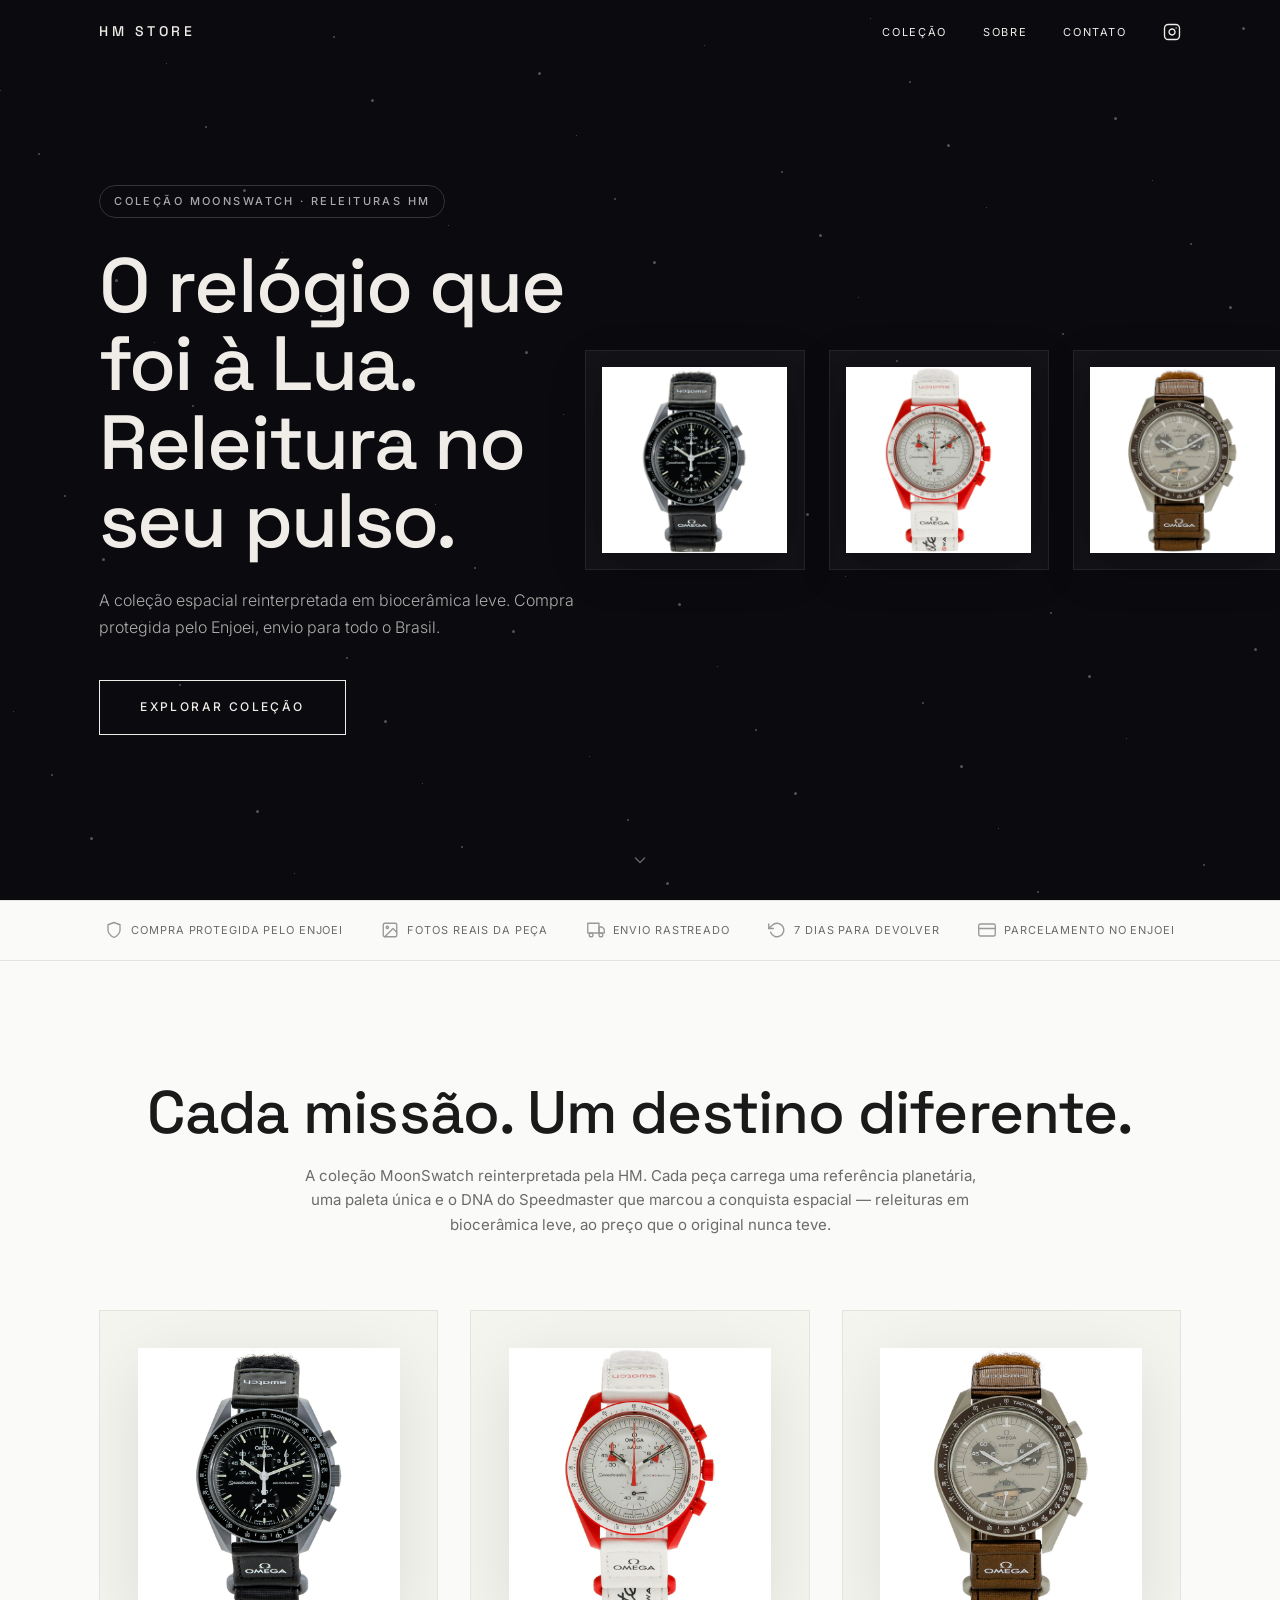
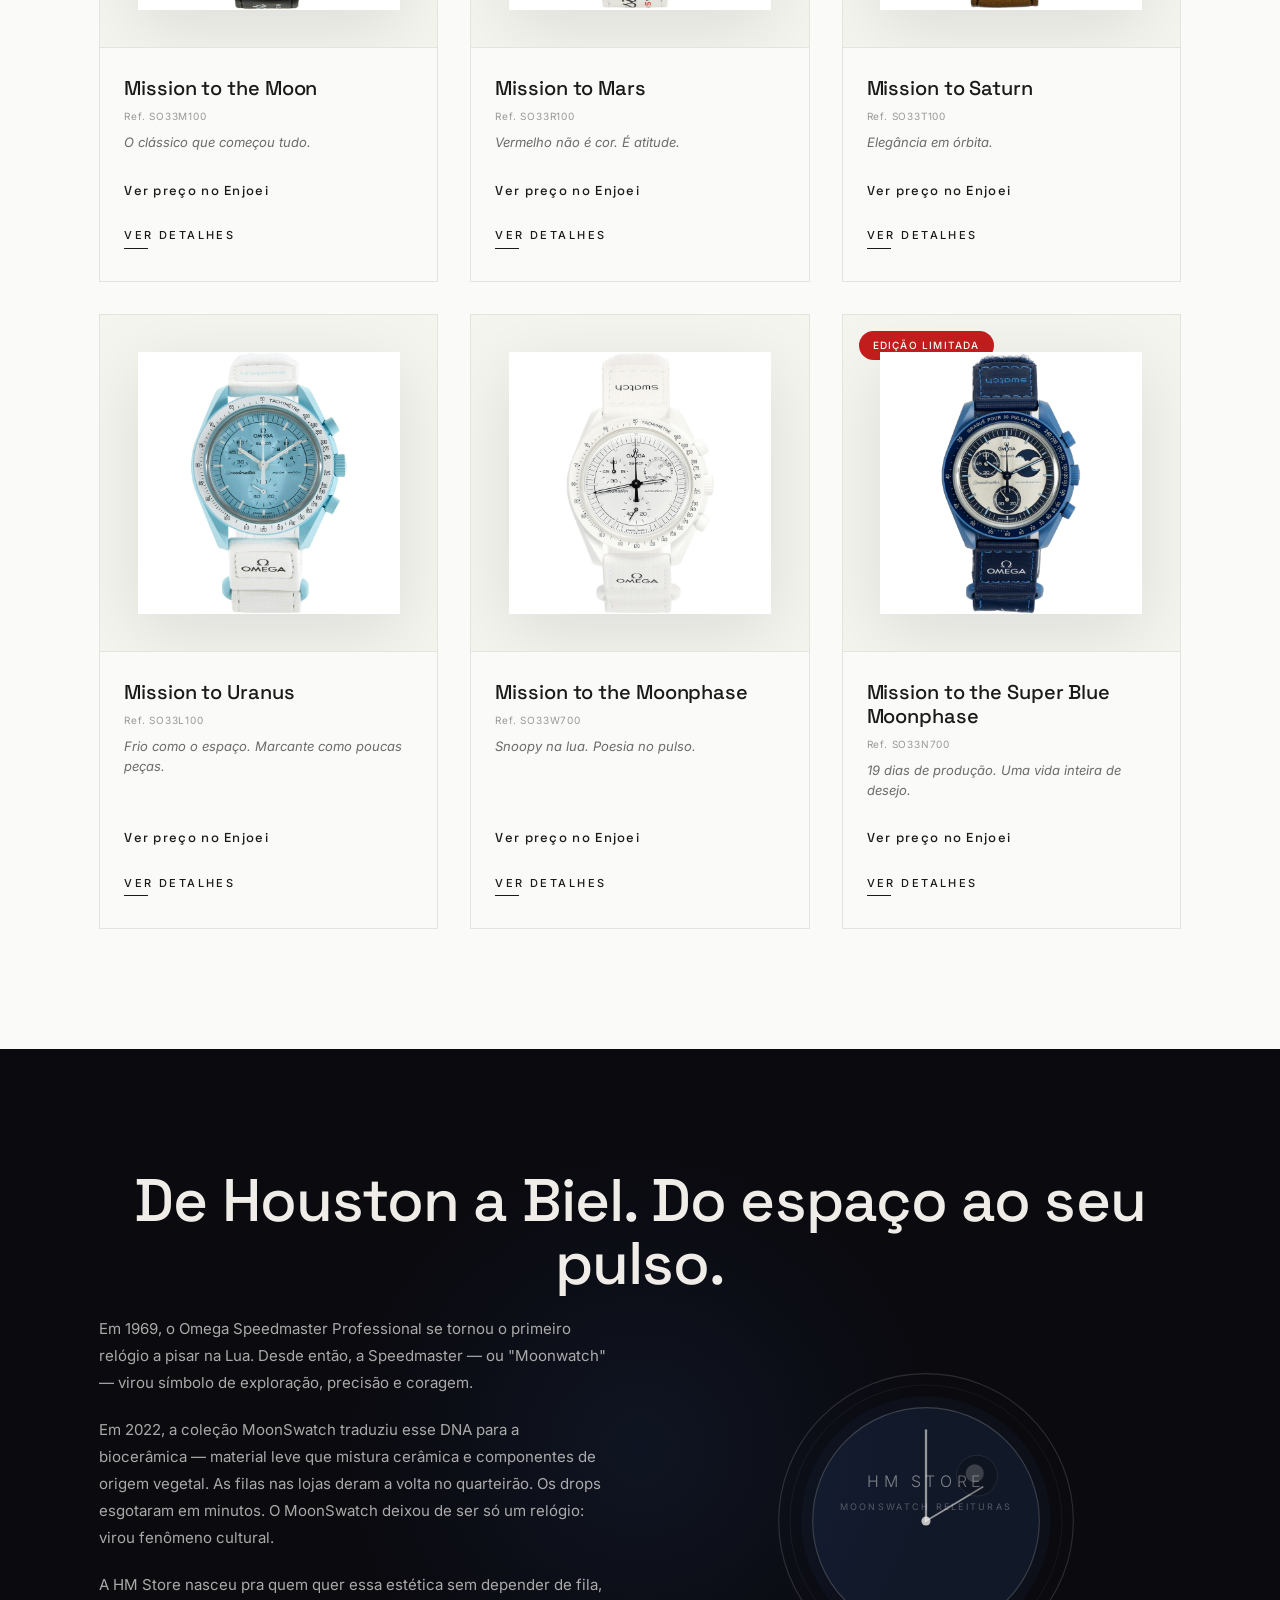
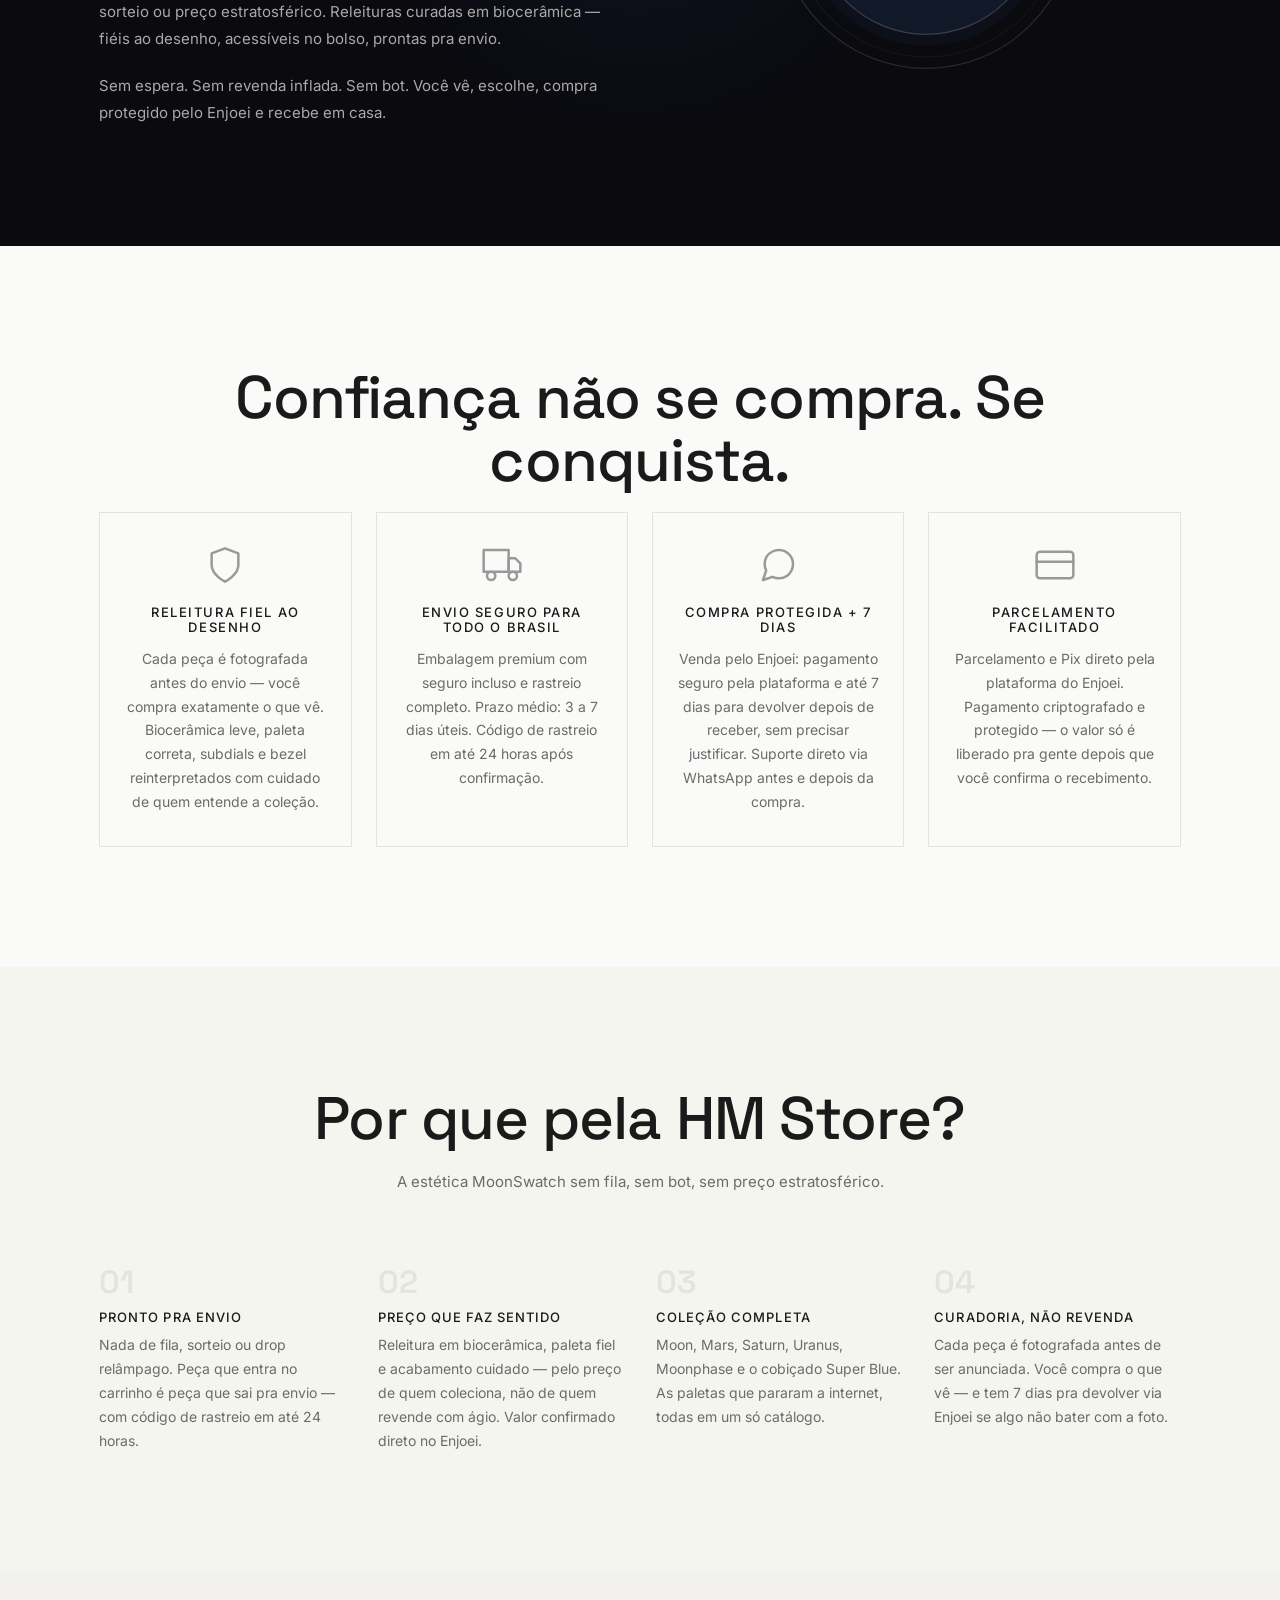
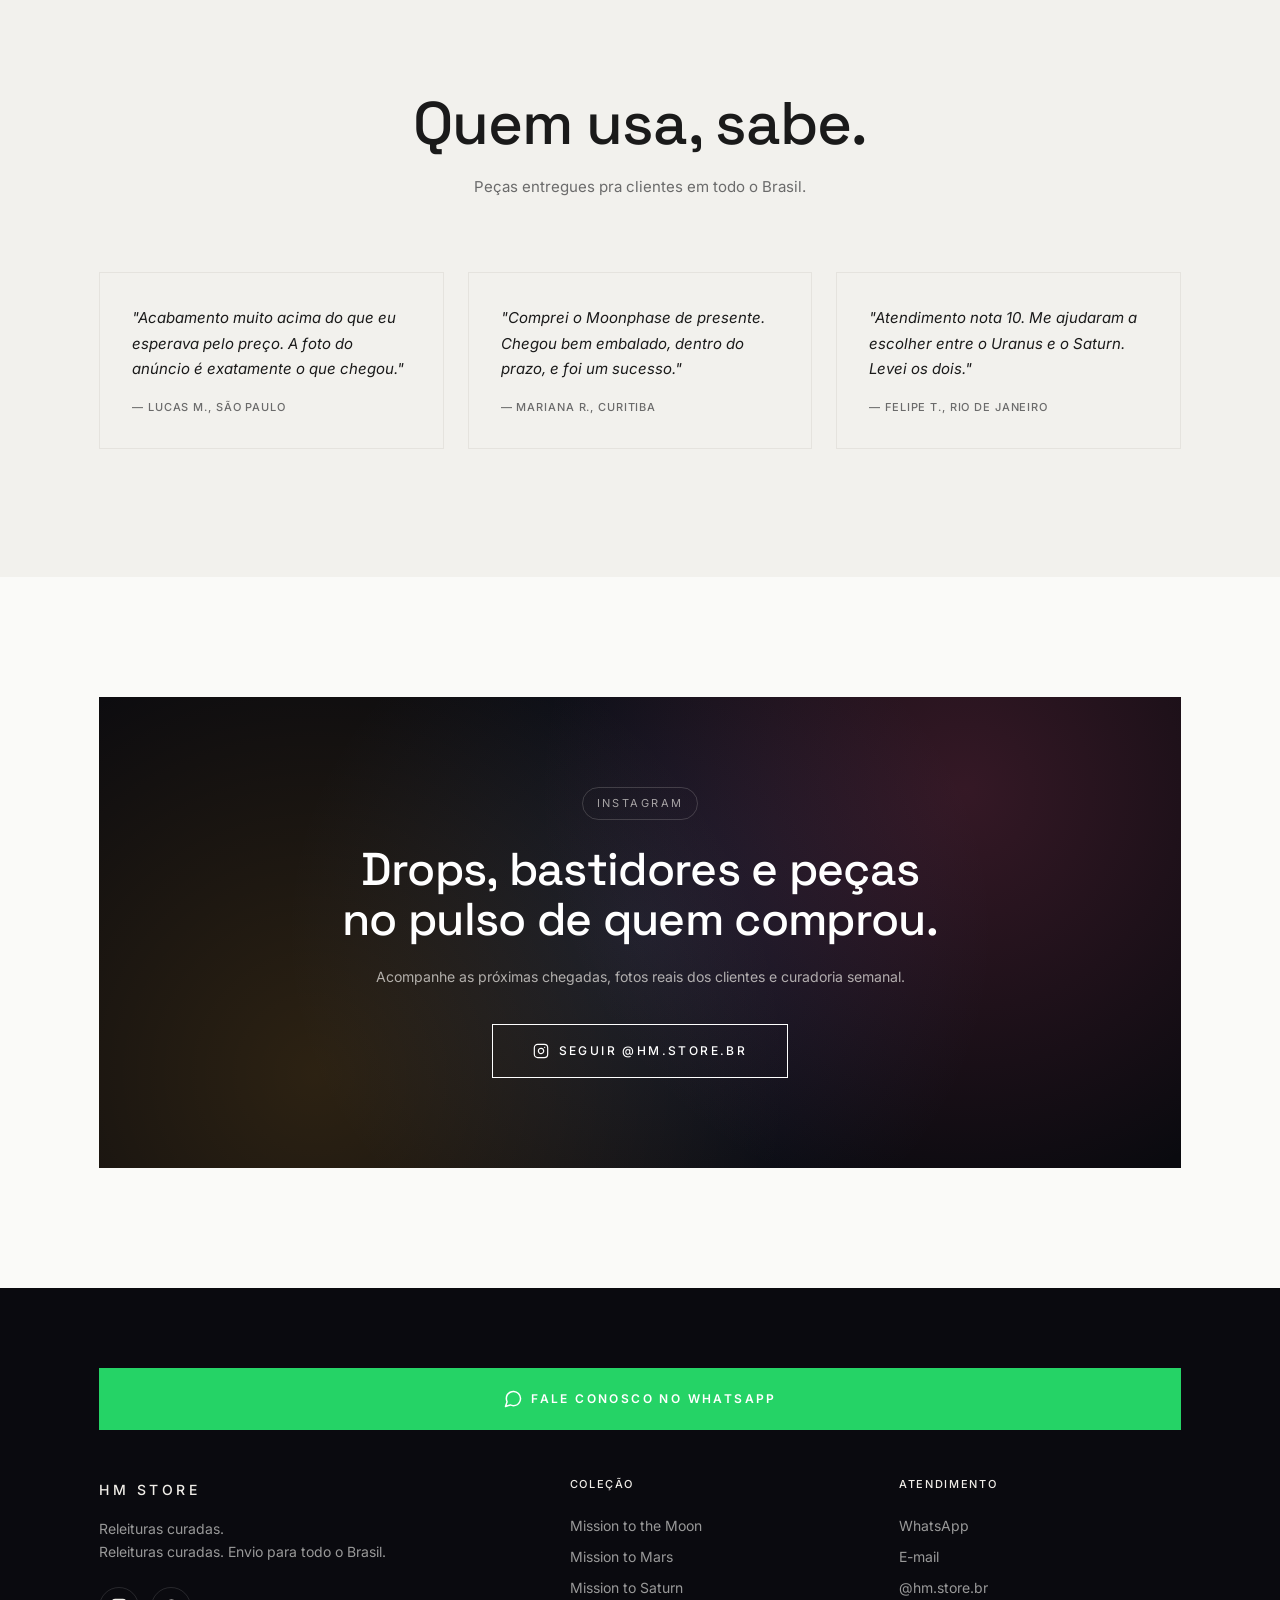
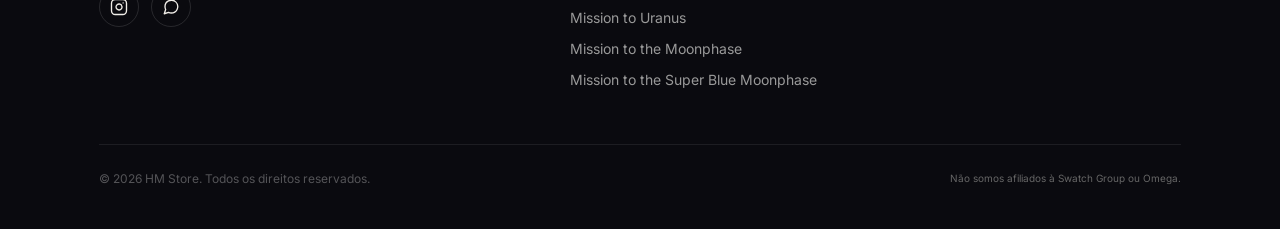
<file: index.html>
<!doctype html>
<html lang="pt-BR">
<head>
<meta charset="utf-8">
<meta name="viewport" content="width=device-width, initial-scale=1">
<title>MoonSwatch HM Store — Releituras inspiradas na coleção espacial</title>
<meta name="description" content="Releituras inspiradas na coleção MoonSwatch: Mission to the Moon, Mars, Saturn, Uranus, Moonphase e Super Blue. Compra protegida pelo Enjoei e devolução em 7 dias. Envio para todo o Brasil.">
<meta name="keywords" content="moonswatch brasil, releitura moonswatch, comprar relógio espacial, hm store">
<meta property="og:title" content="MoonSwatch HM Store — Releituras da coleção espacial">
<meta property="og:description" content="Releituras inspiradas na coleção MoonSwatch. Compra protegida pelo Enjoei. Envio para todo o Brasil.">
<meta property="og:type" content="website">
<meta name="theme-color" content="#0A0A0F">
<link rel="preconnect" href="https://fonts.googleapis.com">
<link rel="preconnect" href="https://fonts.gstatic.com" crossorigin>
<link href="https://fonts.googleapis.com/css2?family=Inter:wght@300;400;500&family=Space+Grotesk:wght@400;500;600&display=swap" rel="stylesheet">
<link rel="preload" href="assets/fonts/inter-400.woff2" as="font" type="font/woff2" crossorigin>
<link rel="preload" href="assets/fonts/inter-500.woff2" as="font" type="font/woff2" crossorigin>
<link rel="stylesheet" href="assets/css/styles.css">
<script type="application/ld+json">
{
  "@context": "https://schema.org",
  "@type": "Organization",
  "name": "HM Store",
  "description": "Releituras inspiradas na coleção MoonSwatch. Curadoria e envio para todo o Brasil, com compra protegida pelo Enjoei.",
  "url": "https://hmstore.com.br",
  "sameAs": ["https://instagram.com/hm.store.br"]
}
</script>
</head>
<body>

<!-- Loading Overlay -->
<div class="loading-overlay">
  <span class="logo-text">HM Store</span>
</div>

<h1 class="sr-only">MoonSwatch HM Store — Releituras inspiradas na coleção espacial</h1>

<main>

  <!-- HERO -->
  <section class="hero">
    <div class="hero-stars"></div>
    <div class="hero-editorial">
      <div class="hero-text-col">
        <span class="hero-tag">Coleção MoonSwatch · Releituras HM</span>
        <h2 class="hero-headline">O relógio que foi à Lua.<br>Releitura no seu pulso.</h2>
        <p class="hero-sub">A coleção espacial reinterpretada em biocerâmica leve. Compra protegida pelo Enjoei, envio para todo o Brasil.</p>
        <div class="hero-cta">
          <a class="btn btn-outline-light" href="#colecao">Explorar Coleção</a>
        </div>
      </div>
      <div class="hero-visual" id="hero-visual"></div>
    </div>

    <div class="hero-scroll-indicator">
      <svg width="20" height="20" viewBox="0 0 24 24" fill="none" stroke="currentColor" stroke-width="1.5"><polyline points="6 9 12 15 18 9"/></svg>
    </div>
  </section>

  <!-- TRUST BAR -->
  <div class="trust-bar">
    <div class="container">
      <div class="trust-item">
        <svg width="18" height="18" viewBox="0 0 24 24" fill="none" stroke="currentColor" stroke-width="1.8" stroke-linecap="round" stroke-linejoin="round"><path d="M12 22s8-4 8-10V5l-8-3-8 3v7c0 6 8 10 8 10z"/></svg>
        Compra protegida pelo Enjoei
      </div>
      <div class="trust-item">
        <svg width="18" height="18" viewBox="0 0 24 24" fill="none" stroke="currentColor" stroke-width="1.8" stroke-linecap="round" stroke-linejoin="round"><rect x="3" y="3" width="18" height="18" rx="2" ry="2"/><circle cx="8.5" cy="8.5" r="1.5"/><polyline points="21 15 16 10 5 21"/></svg>
        Fotos reais da peça
      </div>
      <div class="trust-item">
        <svg width="18" height="18" viewBox="0 0 24 24" fill="none" stroke="currentColor" stroke-width="1.8" stroke-linecap="round" stroke-linejoin="round"><path d="M1 3h15v13H1z"/><path d="M16 8h4l3 3v5h-7V8z"/><circle cx="5.5" cy="18.5" r="2.5"/><circle cx="18.5" cy="18.5" r="2.5"/></svg>
        Envio rastreado
      </div>
      <div class="trust-item">
        <svg width="18" height="18" viewBox="0 0 24 24" fill="none" stroke="currentColor" stroke-width="1.8" stroke-linecap="round" stroke-linejoin="round"><polyline points="1 4 1 10 7 10"/><path d="M3.51 15a9 9 0 1 0 2.13-9.36L1 10"/></svg>
        7 dias para devolver
      </div>
      <div class="trust-item">
        <svg width="18" height="18" viewBox="0 0 24 24" fill="none" stroke="currentColor" stroke-width="1.8" stroke-linecap="round" stroke-linejoin="round"><rect x="1" y="4" width="22" height="16" rx="2" ry="2"/><line x1="1" y1="10" x2="23" y2="10"/></svg>
        Parcelamento no Enjoei
      </div>
    </div>
  </div>

  <!-- COLEÇÃO -->
  <section class="section" id="colecao">
    <div class="container">
      <h2 class="section-title reveal">Cada missão. Um destino diferente.</h2>
      <p class="section-intro reveal">A coleção MoonSwatch reinterpretada pela HM. Cada peça carrega uma referência planetária, uma paleta única e o DNA do Speedmaster que marcou a conquista espacial — releituras em biocerâmica leve, ao preço que o original nunca teve.</p>

      <div class="product-grid" id="product-grid"></div>
      <div class="product-dots" id="product-dots"></div>
    </div>
  </section>

  <!-- HISTÓRIA -->
  <section class="section story" id="historia">
    <div class="container">
      <h2 class="section-title reveal">De Houston a Biel. Do espaço ao seu pulso.</h2>
      <div class="story-grid">
        <div class="story-text reveal">
          <p>Em 1969, o Omega Speedmaster Professional se tornou o primeiro relógio a pisar na Lua. Desde então, a Speedmaster — ou "Moonwatch" — virou símbolo de exploração, precisão e coragem.</p>
          <p>Em 2022, a coleção MoonSwatch traduziu esse DNA para a biocerâmica — material leve que mistura cerâmica e componentes de origem vegetal. As filas nas lojas deram a volta no quarteirão. Os drops esgotaram em minutos. O MoonSwatch deixou de ser só um relógio: virou fenômeno cultural.</p>
          <p>A HM Store nasceu pra quem quer essa estética sem depender de fila, sorteio ou preço estratosférico. Releituras curadas em biocerâmica — fiéis ao desenho, acessíveis no bolso, prontas pra envio.</p>
          <p>Sem espera. Sem revenda inflada. Sem bot. Você vê, escolhe, compra protegido pelo Enjoei e recebe em casa.</p>
        </div>
        <div class="story-visual reveal">
          <!-- SVG illustration of Speedmaster silhouette -->
          <svg class="story-watch-img" viewBox="0 0 300 300" fill="none">
            <circle cx="150" cy="150" r="130" stroke="rgba(240,237,232,0.15)" stroke-width="1"/>
            <circle cx="150" cy="150" r="120" stroke="rgba(240,237,232,0.1)" stroke-width="0.5"/>
            <circle cx="150" cy="150" r="110" fill="rgba(46,80,144,0.08)"/>
            <circle cx="150" cy="150" r="100" fill="rgba(46,80,144,0.12)" stroke="rgba(240,237,232,0.2)" stroke-width="1"/>
            <!-- Omega symbol -->
            <text x="150" y="120" text-anchor="middle" fill="rgba(240,237,232,0.5)" font-family="Inter,sans-serif" font-size="14" font-weight="300" letter-spacing="4">HM STORE</text>
            <text x="150" y="140" text-anchor="middle" fill="rgba(240,237,232,0.3)" font-family="Inter,sans-serif" font-size="8" font-weight="400" letter-spacing="2">MOONSWATCH RELEITURAS</text>
            <!-- Simple hands -->
            <line x1="150" y1="150" x2="150" y2="70" stroke="rgba(240,237,232,0.6)" stroke-width="2" stroke-linecap="round"/>
            <line x1="150" y1="150" x2="200" y2="120" stroke="rgba(240,237,232,0.6)" stroke-width="1.5" stroke-linecap="round"/>
            <circle cx="150" cy="150" r="4" fill="rgba(240,237,232,0.8)"/>
            <!-- Moon phase subdial -->
            <circle cx="195" cy="110" r="18" stroke="rgba(240,237,232,0.15)" stroke-width="0.5" fill="rgba(0,0,0,0.2)"/>
            <circle cx="193" cy="108" r="8" fill="rgba(240,237,232,0.2)"/>
          </svg>
        </div>
      </div>
    </div>
  </section>

  <!-- DIFERENCIAIS -->
  <section class="section" id="diferenciais">
    <div class="container">
      <h2 class="section-title reveal">Confiança não se compra. Se conquista.</h2>
      <div class="features-grid">
        <div class="feature-card reveal reveal-stagger">
          <div class="feature-icon">
            <svg viewBox="0 0 24 24" fill="none" stroke="currentColor" stroke-width="1.5" stroke-linecap="round" stroke-linejoin="round"><path d="M12 22s8-4 8-10V5l-8-3-8 3v7c0 6 8 10 8 10z"/></svg>
          </div>
          <h3 class="feature-title">Releitura fiel ao desenho</h3>
          <p class="feature-text">Cada peça é fotografada antes do envio — você compra exatamente o que vê. Biocerâmica leve, paleta correta, subdials e bezel reinterpretados com cuidado de quem entende a coleção.</p>
        </div>
        <div class="feature-card reveal reveal-stagger">
          <div class="feature-icon">
            <svg viewBox="0 0 24 24" fill="none" stroke="currentColor" stroke-width="1.5" stroke-linecap="round" stroke-linejoin="round"><path d="M1 3h15v13H1z"/><path d="M16 8h4l3 3v5h-7V8z"/><circle cx="5.5" cy="18.5" r="2.5"/><circle cx="18.5" cy="18.5" r="2.5"/></svg>
          </div>
          <h3 class="feature-title">Envio seguro para todo o Brasil</h3>
          <p class="feature-text">Embalagem premium com seguro incluso e rastreio completo. Prazo médio: 3 a 7 dias úteis. Código de rastreio em até 24 horas após confirmação.</p>
        </div>
        <div class="feature-card reveal reveal-stagger">
          <div class="feature-icon">
            <svg viewBox="0 0 24 24" fill="none" stroke="currentColor" stroke-width="1.5" stroke-linecap="round" stroke-linejoin="round"><path d="M21 11.5a8.38 8.38 0 0 1-.9 3.8 8.5 8.5 0 0 1-7.6 4.7 8.38 8.38 0 0 1-3.8-.9L3 21l1.9-5.7a8.38 8.38 0 0 1-.9-3.8 8.5 8.5 0 0 1 4.7-7.6 8.38 8.38 0 0 1 3.8-.9h.5a8.48 8.48 0 0 1 8 8v.5z"/></svg>
          </div>
          <h3 class="feature-title">Compra protegida + 7 dias</h3>
          <p class="feature-text">Venda pelo Enjoei: pagamento seguro pela plataforma e até 7 dias para devolver depois de receber, sem precisar justificar. Suporte direto via WhatsApp antes e depois da compra.</p>
        </div>
        <div class="feature-card reveal reveal-stagger">
          <div class="feature-icon">
            <svg viewBox="0 0 24 24" fill="none" stroke="currentColor" stroke-width="1.5" stroke-linecap="round" stroke-linejoin="round"><rect x="1" y="4" width="22" height="16" rx="2" ry="2"/><line x1="1" y1="10" x2="23" y2="10"/></svg>
          </div>
          <h3 class="feature-title">Parcelamento facilitado</h3>
          <p class="feature-text">Parcelamento e Pix direto pela plataforma do Enjoei. Pagamento criptografado e protegido — o valor só é liberado pra gente depois que você confirma o recebimento.</p>
        </div>
      </div>
    </div>
  </section>

  <!-- POR QUE HM STORE -->
  <section class="section why-section">
    <div class="container">
      <h2 class="section-title reveal">Por que pela HM Store?</h2>
      <p class="section-intro reveal">A estética MoonSwatch sem fila, sem bot, sem preço estratosférico.</p>
      <div class="why-grid">
        <div class="why-card reveal reveal-stagger">
          <span class="why-number">01</span>
          <h3 class="why-title">Pronto pra envio</h3>
          <p class="why-text">Nada de fila, sorteio ou drop relâmpago. Peça que entra no carrinho é peça que sai pra envio — com código de rastreio em até 24 horas.</p>
        </div>
        <div class="why-card reveal reveal-stagger">
          <span class="why-number">02</span>
          <h3 class="why-title">Preço que faz sentido</h3>
          <p class="why-text">Releitura em biocerâmica, paleta fiel e acabamento cuidado — pelo preço de quem coleciona, não de quem revende com ágio. Valor confirmado direto no Enjoei.</p>
        </div>
        <div class="why-card reveal reveal-stagger">
          <span class="why-number">03</span>
          <h3 class="why-title">Coleção completa</h3>
          <p class="why-text">Moon, Mars, Saturn, Uranus, Moonphase e o cobiçado Super Blue. As paletas que pararam a internet, todas em um só catálogo.</p>
        </div>
        <div class="why-card reveal reveal-stagger">
          <span class="why-number">04</span>
          <h3 class="why-title">Curadoria, não revenda</h3>
          <p class="why-text">Cada peça é fotografada antes de ser anunciada. Você compra o que vê — e tem 7 dias pra devolver via Enjoei se algo não bater com a foto.</p>
        </div>
      </div>
    </div>
  </section>

  <!-- DEPOIMENTOS -->
  <section class="section" style="background:var(--bg-card)">
    <div class="container">
      <h2 class="section-title reveal">Quem usa, sabe.</h2>
      <p class="section-intro reveal">Peças entregues pra clientes em todo o Brasil.</p>
      <div class="testimonials-track">
        <div class="testimonial-card reveal reveal-stagger">
          <p class="testimonial-text">"Acabamento muito acima do que eu esperava pelo preço. A foto do anúncio é exatamente o que chegou."</p>
          <span class="testimonial-author">— Lucas M., São Paulo</span>
        </div>
        <div class="testimonial-card reveal reveal-stagger">
          <p class="testimonial-text">"Comprei o Moonphase de presente. Chegou bem embalado, dentro do prazo, e foi um sucesso."</p>
          <span class="testimonial-author">— Mariana R., Curitiba</span>
        </div>
        <div class="testimonial-card reveal reveal-stagger">
          <p class="testimonial-text">"Atendimento nota 10. Me ajudaram a escolher entre o Uranus e o Saturn. Levei os dois."</p>
          <span class="testimonial-author">— Felipe T., Rio de Janeiro</span>
        </div>
      </div>
    </div>
  </section>

  <!-- INSTAGRAM (CTA único editorial) -->
  <section class="section ig-cta-section">
    <div class="container-wide">
      <div class="ig-cta reveal">
        <div class="ig-cta-copy">
          <span class="ig-cta-eyebrow">Instagram</span>
          <h2 class="ig-cta-title">Drops, bastidores e peças<br>no pulso de quem comprou.</h2>
          <p class="ig-cta-sub">Acompanhe as próximas chegadas, fotos reais dos clientes e curadoria semanal.</p>
          <a class="btn btn-outline-dark ig-cta-btn" href="https://instagram.com/hm.store.br" target="_blank" rel="noopener">
            <svg width="16" height="16" viewBox="0 0 24 24" fill="none" stroke="currentColor" stroke-width="1.8" stroke-linecap="round" stroke-linejoin="round"><rect x="2" y="2" width="20" height="20" rx="5" ry="5"/><path d="M16 11.37A4 4 0 1 1 12.63 8 4 4 0 0 1 16 11.37z"/><line x1="17.5" y1="6.5" x2="17.51" y2="6.5"/></svg>
            Seguir @hm.store.br
          </a>
        </div>
      </div>
    </div>
  </section>

</main>

<div id="hm-footer"></div>
<div class="page-transition"></div>

<script src="data/watches.js"></script>
<script src="assets/js/app.js"></script>
<script src="assets/js/moon.js"></script>
<script>
  // Render product grid
  (function () {
    const grid = document.getElementById("product-grid");
    const dotsWrap = document.getElementById("product-dots");
    if (!grid) return;

    const watches = window.HM.watches;
    grid.innerHTML = watches.map(w => {
      return `
        <article class="product-card reveal reveal-stagger" style="--card-accent:${w.accentHex}">
          <a href="produto.html?id=${w.id}" class="card-media">
            ${w.limited ? '<span class="card-badge">Edição Limitada</span>' : ""}
            <img class="watch-thumb" src="${w.image}" alt="${w.name}" loading="lazy"/>
          </a>
          <div class="card-body">
            <h3 class="card-name"><a href="produto.html?id=${w.id}">${w.name}</a></h3>
            <span class="card-ref">Ref. ${w.ref}</span>
            <span class="card-subtitle">${w.subtitle}</span>
            <div class="card-price">
              <span class="now" style="font-size:13px;letter-spacing:.1em">Ver preço no Enjoei</span>
            </div>
            <a class="card-cta" href="produto.html?id=${w.id}">Ver detalhes</a>
          </div>
        </article>`;
    }).join("");

    // Mobile dots
    if (dotsWrap) {
      dotsWrap.innerHTML = watches.map((_, i) =>
        `<span class="product-dot${i === 0 ? " active" : ""}"></span>`
      ).join("");

      grid.addEventListener("scroll", () => {
        const scrollLeft = grid.scrollLeft;
        const cardWidth = grid.querySelector(".product-card")?.offsetWidth || 1;
        const gap = 16;
        const idx = Math.round(scrollLeft / (cardWidth + gap));
        dotsWrap.querySelectorAll(".product-dot").forEach((d, i) => {
          d.classList.toggle("active", i === idx);
        });
      });
    }

    // Hero visual — product showcase
    const heroVisual = document.getElementById("hero-visual");
    if (heroVisual) {
      const featured = watches.slice(0, 3);
      heroVisual.innerHTML = featured.map((w, i) =>
        `<a href="produto.html?id=${w.id}" class="hero-watch-item" style="animation-delay:${.6 + i * .15}s">
          <img src="${w.image}" alt="${w.name}" loading="eager"/>
        </a>`
      ).join("");
    }
  })();

  // Page transition on product links
  document.addEventListener("click", (e) => {
    const link = e.target.closest('a[href^="produto.html"]');
    if (!link) return;
    e.preventDefault();
    const href = link.href;
    document.querySelector(".page-transition").classList.add("exit-active");
    setTimeout(() => { window.location.href = href; }, 500);
  });
</script>
</body>
</html>
</file>
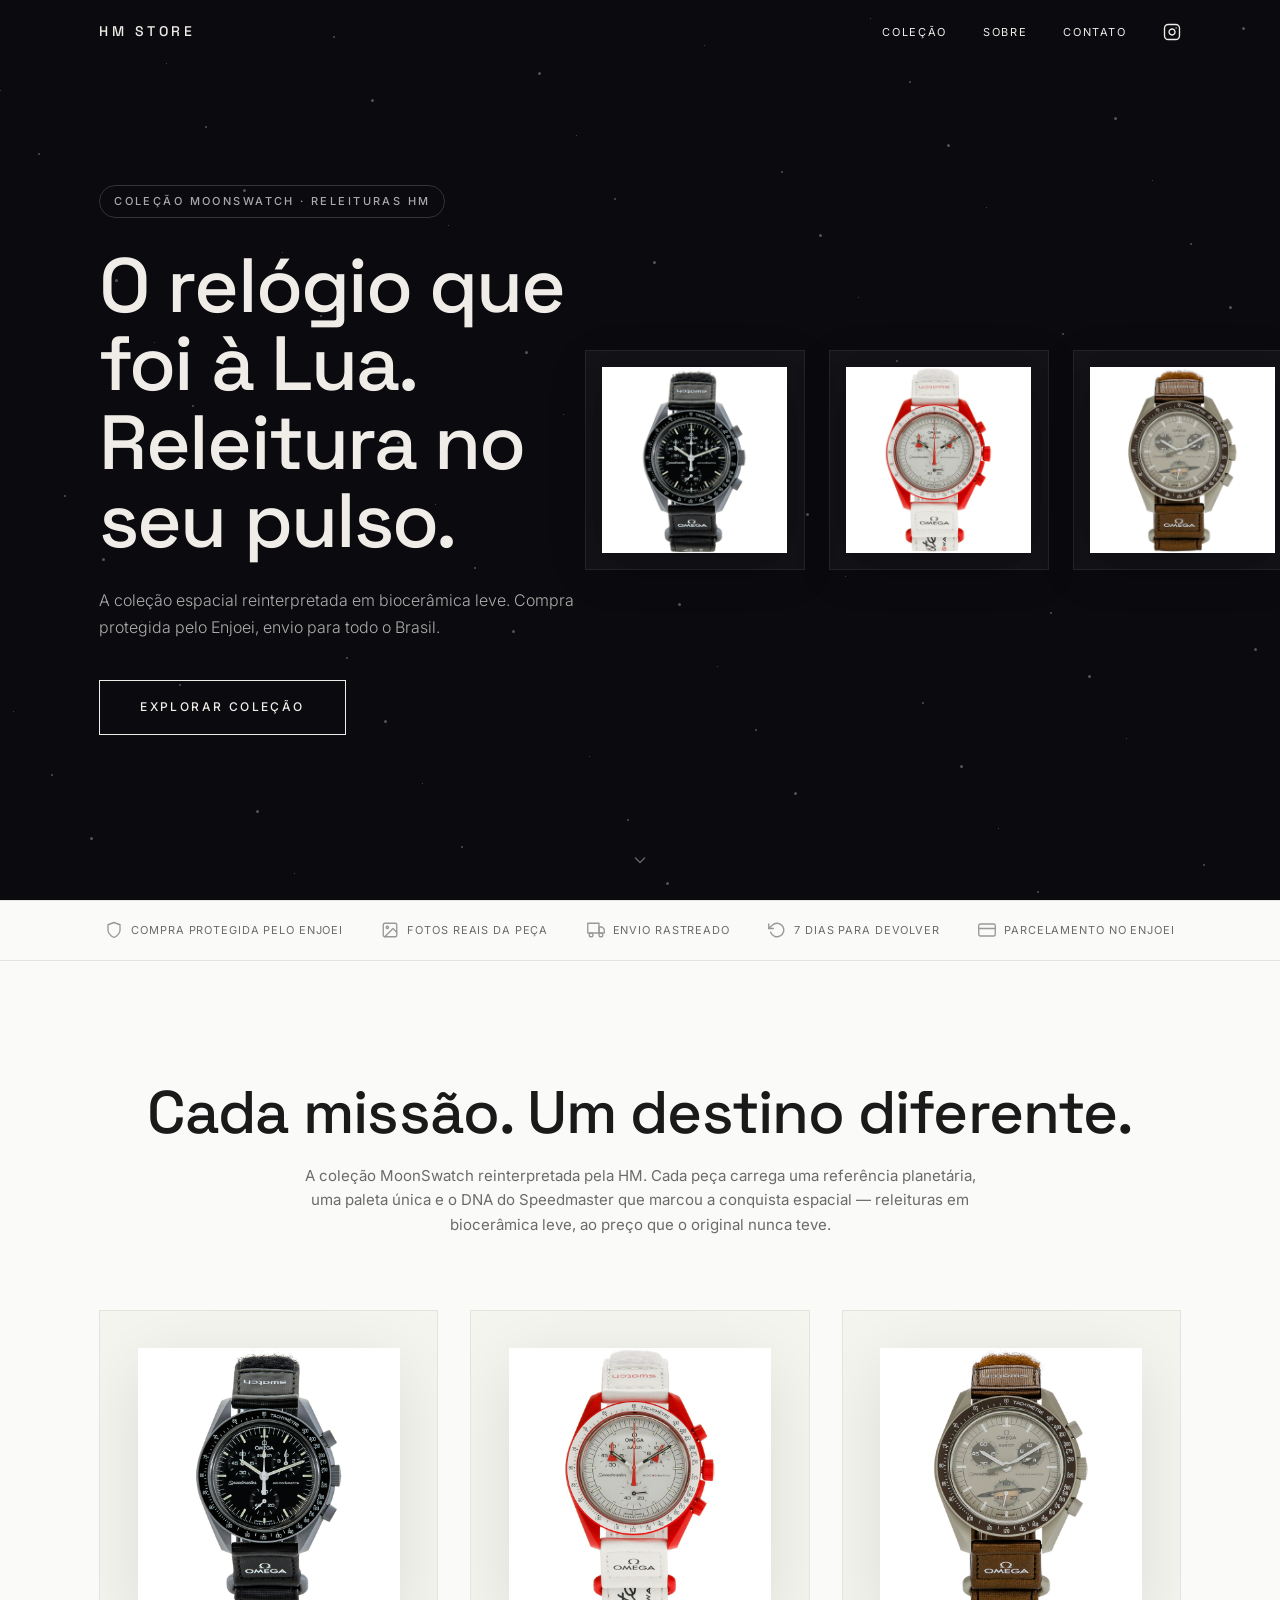
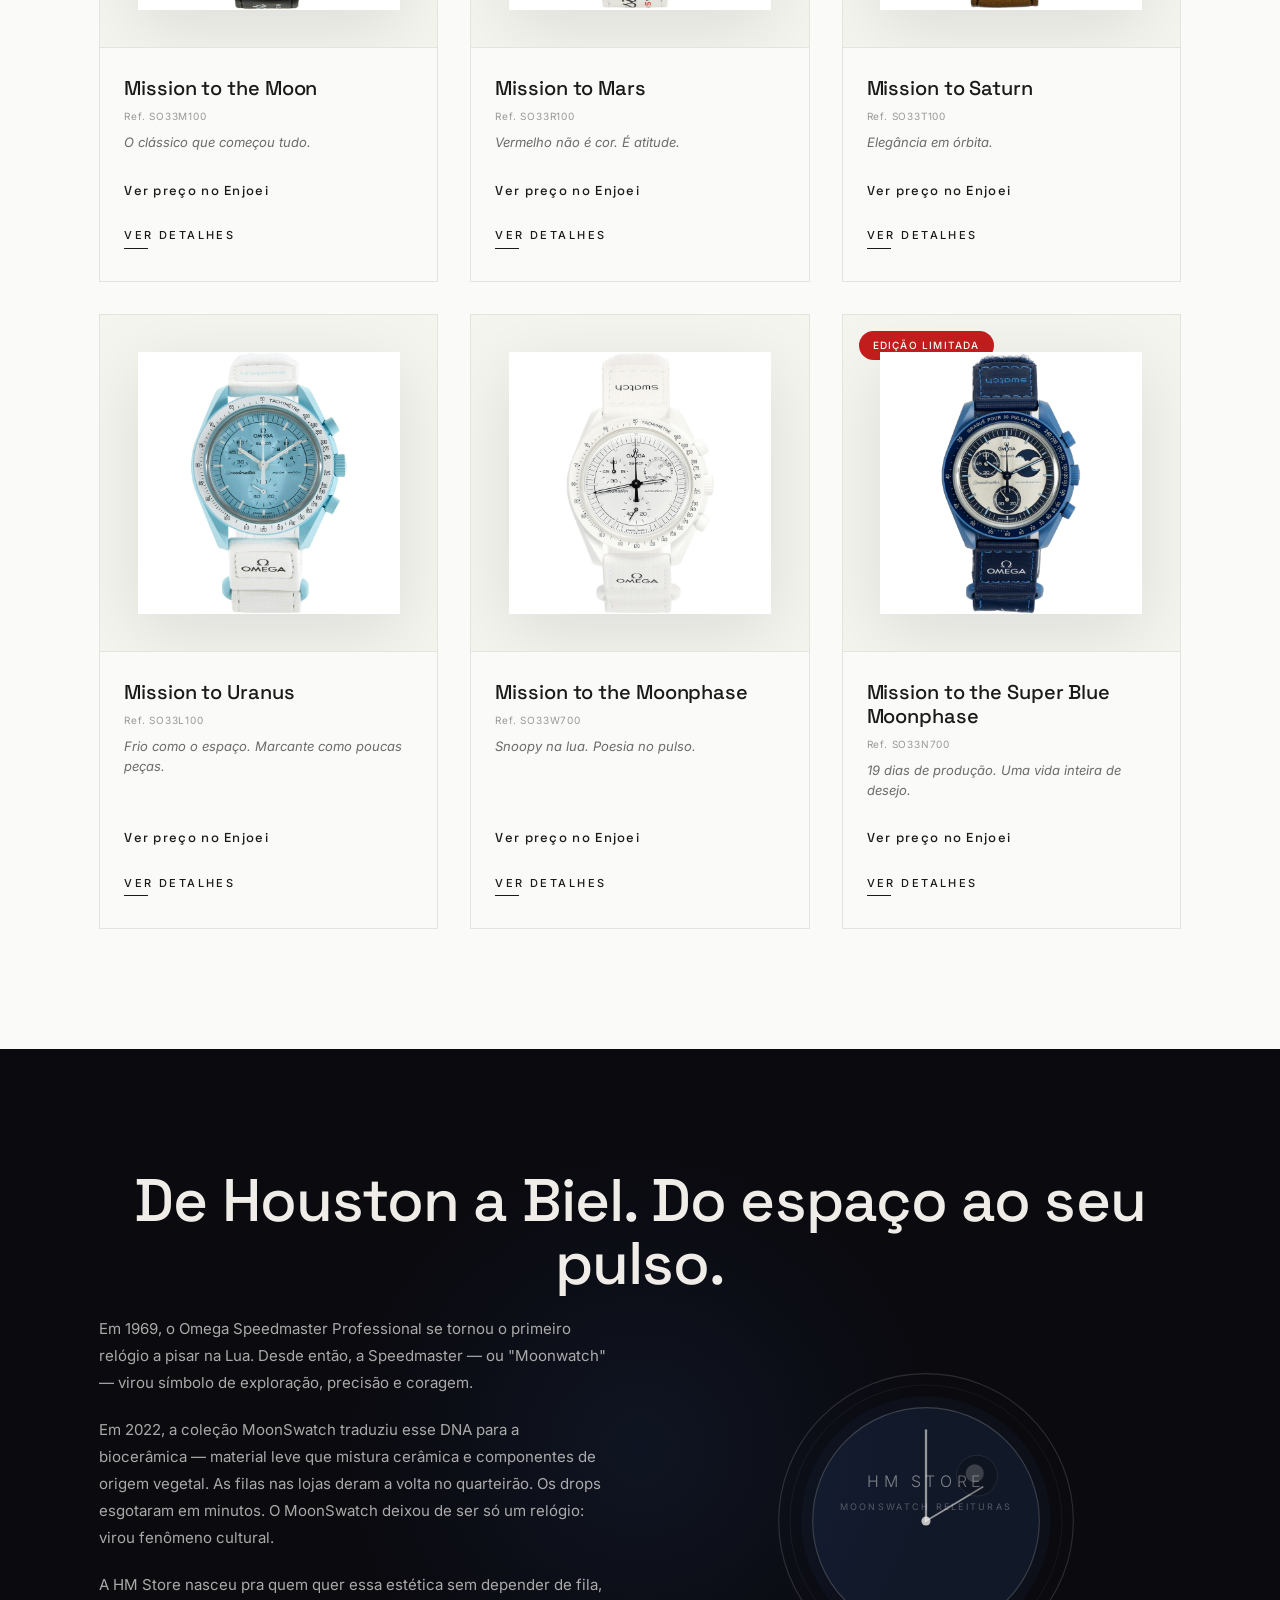
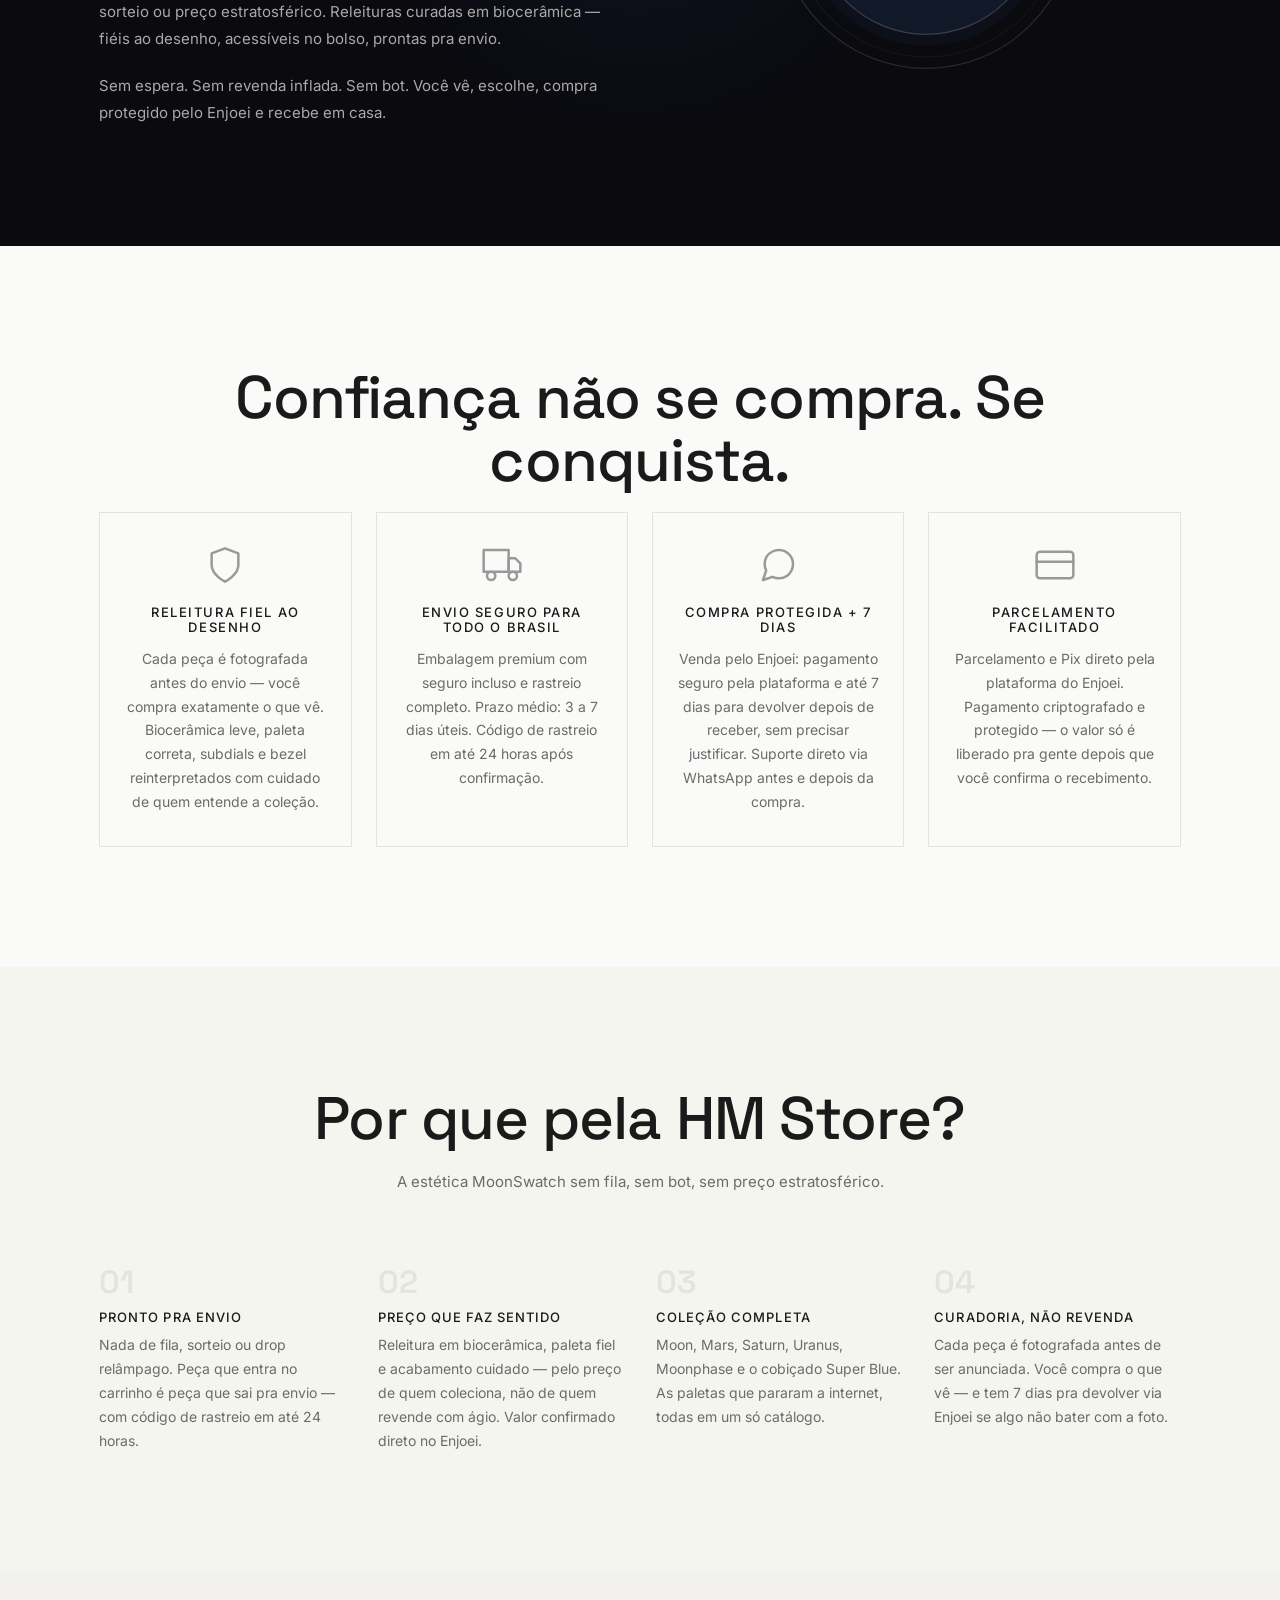
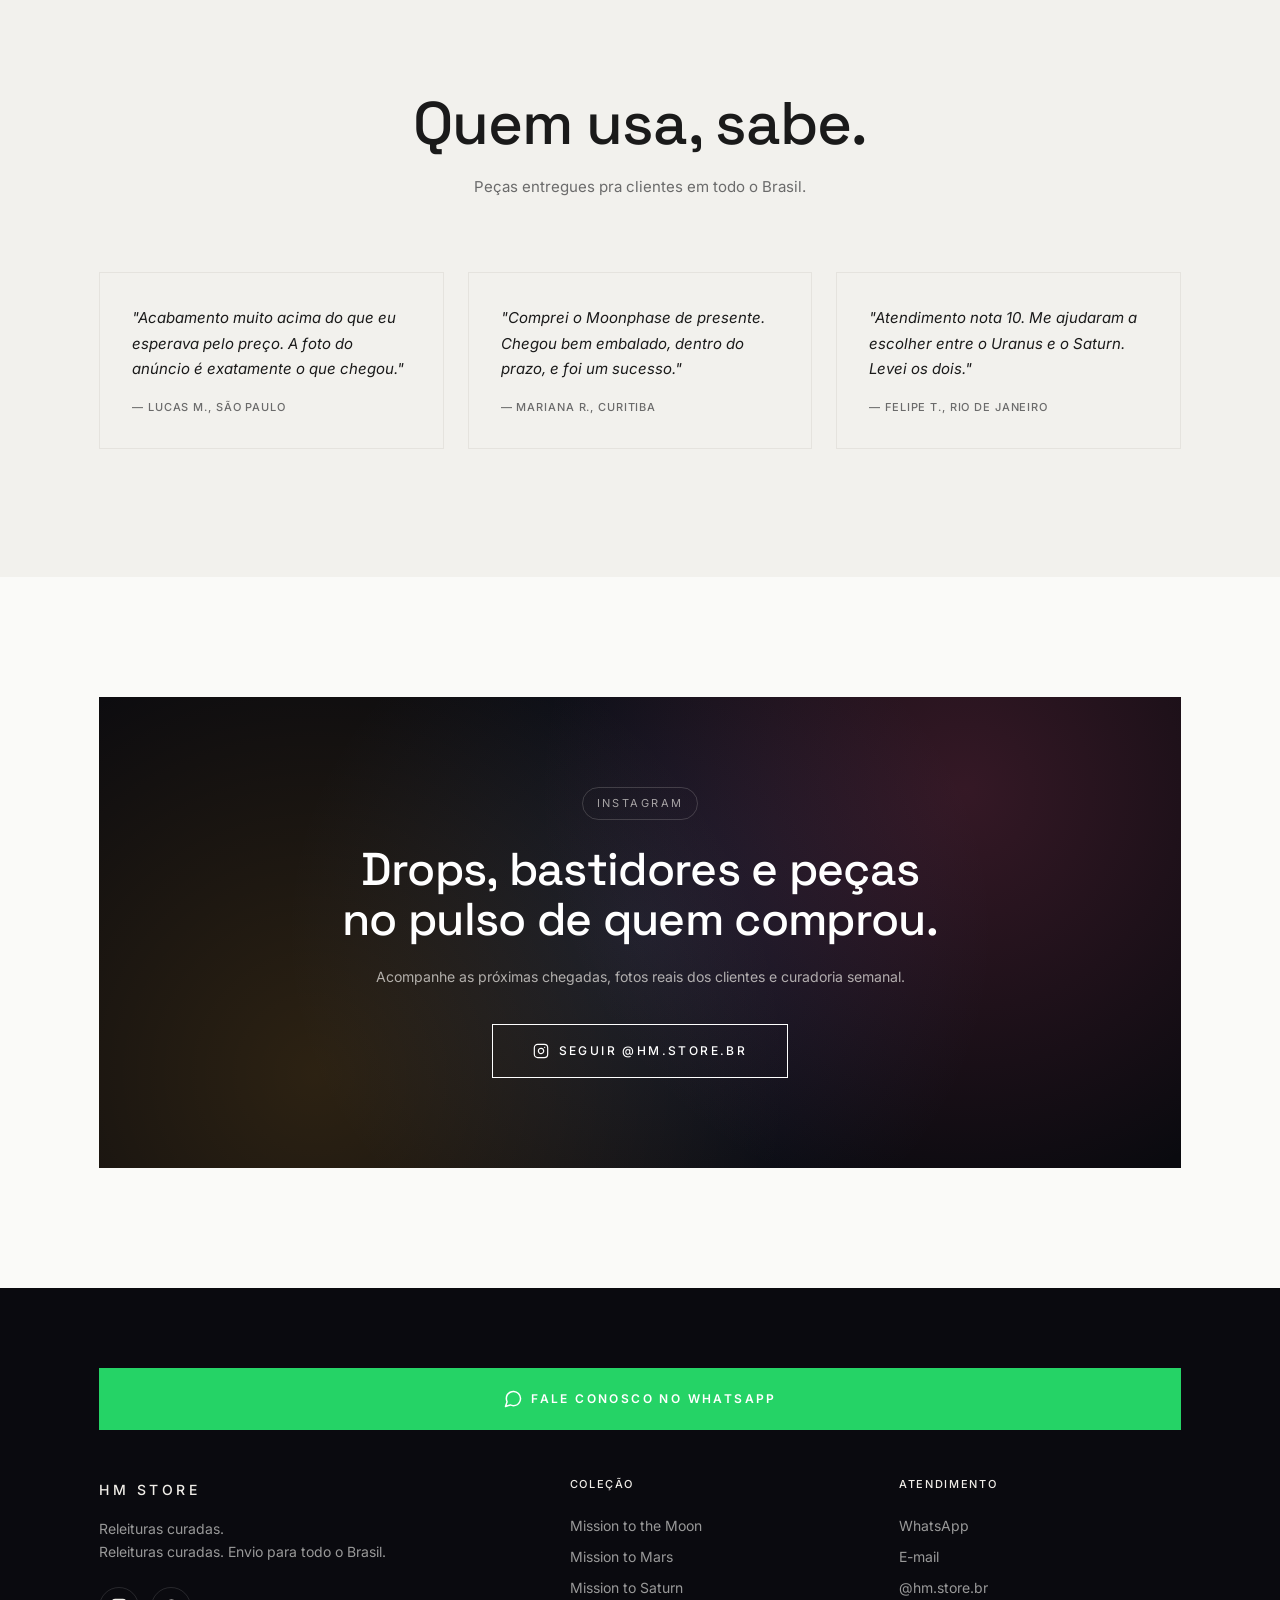
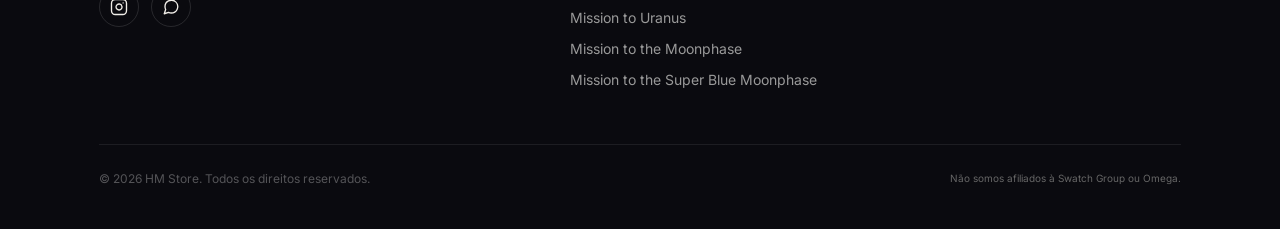
<file: produto.html>
<!doctype html>
<html lang="pt-BR">
<head>
<meta charset="utf-8">
<meta name="viewport" content="width=device-width, initial-scale=1">
<title>MoonSwatch | HM Store</title>
<meta name="description" content="">
<meta property="og:title" content="">
<meta property="og:description" content="">
<meta property="og:type" content="product">
<meta name="theme-color" content="#0A0A0F">
<link rel="preconnect" href="https://fonts.googleapis.com">
<link rel="preconnect" href="https://fonts.gstatic.com" crossorigin>
<link href="https://fonts.googleapis.com/css2?family=Inter:wght@300;400;500&family=Space+Grotesk:wght@400;500;600;700&display=swap" rel="stylesheet">
<link rel="preload" href="assets/fonts/inter-400.woff2" as="font" type="font/woff2" crossorigin>
<link rel="preload" href="assets/fonts/inter-500.woff2" as="font" type="font/woff2" crossorigin>
<link rel="stylesheet" href="assets/css/styles.css">
</head>
<body class="page-produto">

<div class="loading-overlay"><span class="logo-text">HM Store</span></div>

<h1 class="sr-only" id="page-h1"></h1>

<main>
  <!-- HERO TEMÁTICO FULL-BLEED -->
  <section class="pdp-hero" id="pdp-hero"></section>

  <!-- BREADCRUMB + INFO -->
  <div class="pdp-shell">
    <div class="container-wide">
      <nav class="breadcrumb" aria-label="Você está em" id="breadcrumb"></nav>

      <section class="pdp-detail">
        <div class="pdp-detail-layout">
          <div class="pdp-gallery" id="pdp-gallery"></div>
          <div class="pdp-info" id="pdp-info"></div>
        </div>
      </section>
    </div>
  </div>

  <!-- BAND TEMÁTICA (display type gigante) -->
  <section class="pdp-band" id="pdp-band"></section>

  <!-- EDITORIAL 1 — split-screen narrativo -->
  <section class="pdp-editorial" id="pdp-editorial-1"></section>

  <!-- SPECS DETALHADAS (Swatch-style: imagem + lista) -->
  <section class="pdp-spec-detail" id="pdp-spec-detail"></section>

  <!-- EDITORIAL 2 — split-screen narrativo -->
  <section class="pdp-editorial" id="pdp-editorial-2"></section>

  <!-- MOONPHASE (condicional, redesenhada) -->
  <section class="moonphase-section" id="moonphase-section" style="display:none"></section>

  <!-- HIGHLIGHTS DE TRANSIÇÃO + TABELA + FAQ -->
  <section class="pdp-specs-visual" id="pdp-specs-visual"></section>
  <section class="section pdp-detail-specs">
    <div class="container-wide">
      <div class="specs-layout">
        <div class="specs-col" id="specs-details"></div>
        <div class="specs-col" id="specs-faq"></div>
      </div>
    </div>
  </section>

  <!-- RELATED -->
  <section class="section pdp-related">
    <div class="container-wide">
      <h2 class="section-title reveal">Da mesma coleção</h2>
      <div class="related-grid" id="related-grid"></div>
    </div>
  </section>
</main>

<div id="hm-footer"></div>
<div class="page-transition"></div>

<script type="application/ld+json" id="ld-product"></script>

<script src="data/watches.js"></script>
<script src="assets/js/app.js"></script>
<script src="assets/js/moon.js"></script>
<script src="assets/js/pdp.js"></script>
</body>
</html>
</file>
<file: assets/css/styles.css>
/* ============================================================================
   HM STORE — Landing Page MoonSwatch
   Design system: tokens + componentes. CSS escrito à mão, sem build.
   Marca: dark space + off-white + accent blue · luxury streetwear curation.
   ========================================================================== */

/* ---------- Fontes ---------- */
@font-face{font-family:"Inter";src:url("../fonts/inter-400.woff2") format("woff2");font-weight:400;font-style:normal;font-display:swap}
@font-face{font-family:"Inter";src:url("../fonts/inter-500.woff2") format("woff2");font-weight:500;font-style:normal;font-display:swap}
@font-face{font-family:"Inter";src:url("../fonts/inter-600.woff2") format("woff2");font-weight:600;font-style:normal;font-display:swap}
@font-face{font-family:"Inter";src:url("../fonts/inter-700.woff2") format("woff2");font-weight:700;font-style:normal;font-display:swap}

/* ---------- Tokens ---------- */
:root{
  --bg:#FAFAF8;
  --bg-card:#F2F1ED;
  --bg-dark:#0A0A0F;
  --text:#1A1A1A;
  --text-2:#6B6B6B;
  --text-3:#999999;
  --text-on-dark:#F0EDE8;
  --border:#E5E3DE;
  --accent-blue:#2E5090;
  --accent-red:#C41E1E;
  --accent-tan:#A67C52;
  --accent-ice:#89CFF0;
  --accent-moon:#4A4A4A;
  --wa:#25D366;
  --font:"Inter",-apple-system,system-ui,Segoe UI,Roboto,sans-serif;
  /* Container único — header, footer e seções compartilham largura/padding */
  --container:clamp(1100px,92vw,1480px);
  --container-wide:var(--container); /* alias mantido pra retrocompatibilidade */
  --container-pad:clamp(20px,4vw,48px);
  --section-pad:clamp(80px,10vw,120px);
  --ease:cubic-bezier(.16,1,.3,1);
  --ease-exit:cubic-bezier(.76,0,.24,1);
  --font-display:'Space Grotesk',var(--font);
  --bg-warm:#F5F5F0;
  --lunar-silver:#C8C8C0;
  --duration-fast:200ms;
  --duration-normal:400ms;
}

/* ---------- Reset ---------- */
*,*::before,*::after{box-sizing:border-box}
html{scroll-behavior:smooth;-webkit-text-size-adjust:100%}
body{margin:0;background:var(--bg);color:var(--text);font-family:var(--font);
  font-size:15px;line-height:1.7;-webkit-font-smoothing:antialiased;-moz-osx-font-smoothing:grayscale;
  text-rendering:optimizeLegibility}
img{display:block;max-width:100%}
a{color:inherit;text-decoration:none}
button{font:inherit;color:inherit;cursor:pointer;border:none;background:none}
ul{margin:0;padding:0;list-style:none}
h1,h2,h3,h4{margin:0;font-family:var(--font);font-weight:300;line-height:1.15}
p{margin:0}
::selection{background:var(--accent-blue);color:var(--bg)}
:focus-visible{outline:2px solid var(--accent-blue);outline-offset:2px;border-radius:2px}

.sr-only{position:absolute;width:1px;height:1px;padding:0;margin:-1px;overflow:hidden;clip:rect(0 0 0 0);white-space:nowrap;border:0}

/* ---------- Utilitários ---------- */
.container,
.container-wide{max-width:var(--container);margin-inline:auto;padding-inline:var(--container-pad)}

/* ---------- Loading Overlay ---------- */
.loading-overlay{position:fixed;inset:0;z-index:999;background:var(--bg-dark);display:grid;place-items:center;
  transition:transform .6s var(--ease-exit)}
.loading-overlay.done{transform:translateY(-100%)}
.loading-overlay .logo-text{color:var(--text-on-dark);font-size:14px;font-weight:500;letter-spacing:.25em;text-transform:uppercase}

/* ============================================================================
   HEADER
   ========================================================================== */
.site-header{position:fixed;top:0;left:0;right:0;z-index:100;height:64px;display:flex;align-items:center;
  transition:background .3s,color .3s,backdrop-filter .3s,box-shadow .3s}
.site-header .container{display:flex;align-items:center;justify-content:space-between;width:100%}
.site-header.transparent{background:transparent;color:var(--text-on-dark)}
.site-header.solid{background:rgba(250,250,248,.95);backdrop-filter:blur(12px);color:var(--text);box-shadow:0 1px 0 var(--border)}
.header-brand{font-family:var(--font-display);font-size:14px;font-weight:500;letter-spacing:.25em;text-transform:uppercase;white-space:nowrap}
.header-nav{display:flex;align-items:center;gap:clamp(18px,3vw,36px)}
.header-nav a{font-size:11px;font-weight:400;letter-spacing:.15em;text-transform:uppercase;
  position:relative;transition:opacity .2s}
.header-nav a:not(.ig-link)::after{content:"";position:absolute;left:0;bottom:-4px;width:0;height:1px;
  background:currentColor;transition:width .3s var(--ease)}
.header-nav a:not(.ig-link):hover::after{width:100%}
.header-nav a:hover{opacity:.8}
.header-nav .ig-link{display:flex;align-items:center}
.header-nav .ig-link svg{width:18px;height:18px}

.menu-toggle{display:none;width:44px;height:44px;align-items:center;justify-content:center;flex-direction:column;gap:5px}
.menu-toggle i{display:block;width:20px;height:2px;background:currentColor;border-radius:2px;transition:transform .3s,opacity .3s}
.menu-toggle.open i:nth-child(1){transform:translateY(7px) rotate(45deg)}
.menu-toggle.open i:nth-child(2){opacity:0}
.menu-toggle.open i:nth-child(3){transform:translateY(-7px) rotate(-45deg)}

.mobile-menu{position:fixed;inset:0;z-index:99;background:var(--bg-dark);display:flex;flex-direction:column;
  align-items:center;justify-content:center;gap:32px;opacity:0;visibility:hidden;transition:opacity .3s,visibility .3s}
.mobile-menu.open{opacity:1;visibility:visible}
.mobile-menu a{color:var(--text-on-dark);font-size:14px;font-weight:400;letter-spacing:.15em;text-transform:uppercase;
  opacity:0;transform:translateY(20px);transition:opacity .4s var(--ease),transform .4s var(--ease)}
.mobile-menu.open a{opacity:1;transform:none}

/* ============================================================================
   HERO — Editorial layout
   ========================================================================== */
.hero{position:relative;min-height:100vh;background:var(--bg-dark);color:var(--text-on-dark);
  display:flex;align-items:center;overflow:hidden;padding:0}
.hero-stars{position:absolute;inset:0;overflow:hidden;pointer-events:none}
.hero-stars .star{position:absolute;width:2px;height:2px;background:#fff;border-radius:50%;opacity:.3;animation:twinkle 3s ease-in-out infinite alternate}
@keyframes twinkle{0%{opacity:.1}100%{opacity:.6}}
@keyframes heroEnter{to{opacity:1;transform:none}}

.hero-editorial{position:relative;z-index:2;display:grid;grid-template-columns:minmax(0,1.1fr) minmax(0,1fr);align-items:center;
  width:100%;max-width:var(--container);margin:0 auto;padding:120px var(--container-pad) 100px;gap:clamp(32px,5vw,80px)}

.hero-text-col{max-width:640px}
.hero-tag{display:inline-block;font-size:11px;font-weight:500;letter-spacing:.22em;text-transform:uppercase;
  color:rgba(240,237,232,.7);margin-bottom:28px;padding:6px 14px;
  border:1px solid rgba(240,237,232,.18);border-radius:999px;
  opacity:0;animation:heroEnter .8s var(--ease) .3s forwards}
.hero-headline{font-family:var(--font-display);font-size:clamp(38px,6vw,84px);font-weight:500;
  letter-spacing:-.025em;line-height:1.02;margin-bottom:28px;
  opacity:0;animation:heroEnter .8s var(--ease) .5s forwards}
.hero .hero-sub{font-size:clamp(15px,1.25vw,18px);font-weight:300;color:rgba(240,237,232,.72);line-height:1.65;
  margin-bottom:40px;max-width:480px;
  opacity:0;animation:heroEnter .8s var(--ease) .7s forwards}

.hero-visual{display:flex;align-items:center;justify-content:center;gap:clamp(12px,2vw,24px)}
.hero-watch-item{flex:0 0 auto;width:clamp(120px,18vw,220px);aspect-ratio:1;
  display:flex;align-items:center;justify-content:center;
  background:rgba(255,255,255,.04);border:1px solid rgba(255,255,255,.08);
  opacity:0;transform:translateY(20px);animation:heroEnter .8s var(--ease) forwards;
  transition:border-color .3s,background .3s,transform .4s var(--ease)}
.hero-watch-item:hover{border-color:rgba(255,255,255,.2);background:rgba(255,255,255,.07);transform:translateY(-4px)}
.hero-watch-item img{width:85%;height:85%;object-fit:contain;filter:drop-shadow(0 8px 24px rgba(0,0,0,.3))}

.btn{display:inline-flex;align-items:center;justify-content:center;gap:8px;font-family:var(--font);font-weight:500;
  font-size:12px;letter-spacing:.2em;text-transform:uppercase;padding:16px 40px;border-radius:0;
  transition:background .3s,color .3s,transform .1s,border-color .3s;white-space:nowrap;border:1px solid transparent;
  position:relative;overflow:hidden}
.btn::after{content:"";position:absolute;top:0;left:-100%;width:60%;height:100%;
  background:linear-gradient(90deg,transparent,rgba(255,255,255,.15),transparent);
  transition:none}
.btn:hover::after{left:120%;transition:left .6s ease}
.btn:active{transform:scale(.97)}
.btn-outline-light{border-color:var(--text-on-dark);color:var(--text-on-dark);background:transparent}
.btn-outline-light:hover{background:var(--text-on-dark);color:var(--bg-dark)}
.btn-dark{background:var(--text);color:var(--bg);border-color:var(--text)}
.btn-dark:hover{background:#333}
.btn-outline-dark{border-color:var(--text);color:var(--text)}
.btn-outline-dark:hover{background:var(--text);color:var(--bg)}
.btn-wa{background:var(--wa);color:#fff;border-color:var(--wa);font-weight:600}
.btn-wa:hover{background:#1fc15e;border-color:#1fc15e}
.btn-wa svg{flex-shrink:0}

.hero-cta{opacity:0;animation:heroEnter .8s var(--ease) .9s forwards}

.hero-scroll-indicator{position:absolute;bottom:30px;left:50%;transform:translateX(-50%);display:flex;flex-direction:column;
  align-items:center;gap:8px;opacity:.4;animation:bounce 2s ease-in-out infinite}
@keyframes bounce{0%,100%{transform:translateX(-50%) translateY(0)}50%{transform:translateX(-50%) translateY(8px)}}

/* ============================================================================
   BARRA DE CONFIANÇA
   ========================================================================== */
.trust-bar{border-top:1px solid var(--border);border-bottom:1px solid var(--border);padding:20px 0}
.trust-bar .container{display:flex;align-items:center;justify-content:center;gap:clamp(16px,3vw,40px);flex-wrap:wrap}
.trust-item{display:flex;align-items:center;gap:8px;font-size:11px;font-weight:400;letter-spacing:.08em;text-transform:uppercase;color:var(--text-2)}
.trust-item svg{flex-shrink:0;color:var(--text-3);width:18px;height:18px}

/* ============================================================================
   SEÇÃO COLEÇÃO
   ========================================================================== */
.section{padding-block:var(--section-pad)}
.section-title{font-family:var(--font-display);font-size:clamp(32px,4.8vw,60px);font-weight:500;letter-spacing:-.015em;text-transform:none;
  text-align:center;color:var(--text);margin-bottom:20px;line-height:1.05}
.section-intro{font-size:clamp(15px,1.15vw,17px);color:var(--text-2);text-align:center;max-width:680px;margin:0 auto 72px;line-height:1.65}

.product-grid{display:grid;grid-template-columns:repeat(3,1fr);gap:clamp(24px,2.5vw,40px)}

.product-card{position:relative;display:flex;flex-direction:column;border:1px solid var(--border);background:var(--bg);
  transition:border-color .3s,box-shadow .3s,transform .4s var(--ease);overflow:hidden}
.product-card:hover{border-color:var(--text);box-shadow:0 24px 56px rgba(26,26,26,.10);transform:translateY(-6px)}
.product-card .card-media{position:relative;aspect-ratio:1;background:var(--bg-warm);overflow:hidden;display:flex;align-items:center;justify-content:center;border-bottom:1px solid var(--border)}
.product-card .card-media .watch-thumb{width:78%;height:78%;object-fit:contain;
  transition:transform .5s var(--ease);filter:drop-shadow(0 18px 36px rgba(0,0,0,.10))}
.product-card:hover .card-media .watch-thumb{transform:scale(1.06)}
.card-badge{position:absolute;top:16px;left:16px;font-size:10px;font-weight:500;letter-spacing:.12em;text-transform:uppercase;
  background:var(--accent-red);color:#fff;padding:6px 14px;border-radius:999px}
.card-body{padding:28px 24px 32px;display:flex;flex-direction:column;gap:8px;flex:1}
.card-name{font-family:var(--font-display);font-size:20px;font-weight:500;letter-spacing:-.005em;color:var(--text);line-height:1.2}
.card-ref{font-size:10px;color:var(--text-3);letter-spacing:.08em}
.card-subtitle{font-size:13px;font-weight:400;color:var(--text-2);font-style:italic;line-height:1.5}
.card-price{margin-top:auto;padding-top:16px}
.card-price .now{font-family:var(--font-display);font-size:18px;font-weight:500;color:var(--text);letter-spacing:-.005em}
.card-price .installments{font-size:12px;color:var(--text-3);margin-top:4px;display:block}
.card-cta{display:inline-flex;margin-top:16px;font-size:11px;font-weight:500;letter-spacing:.22em;text-transform:uppercase;
  color:var(--text);position:relative;padding-bottom:4px}
.card-cta::after{content:"";position:absolute;left:0;bottom:0;width:24px;height:1px;background:currentColor;transition:width .3s}
.product-card:hover .card-cta::after{width:100%}
.product-card::after{content:"";position:absolute;bottom:0;left:0;right:0;height:3px;background:var(--card-accent,var(--text));
  transform:scaleX(0);transform-origin:left;transition:transform .4s var(--ease)}
.product-card:hover::after{transform:scaleX(1)}

/* ============================================================================
   SEÇÃO HISTÓRIA
   ========================================================================== */
.story{background:var(--bg-dark);color:var(--text-on-dark);position:relative;overflow:hidden}
.story .container{position:relative;z-index:2}
.story .section-title{color:var(--text-on-dark)}
.story-grid{display:grid;grid-template-columns:1fr 1fr;gap:clamp(32px,5vw,80px);align-items:center}
.story-text{display:flex;flex-direction:column;gap:20px}
.story-text p{color:rgba(240,237,232,.7);line-height:1.8}
.story-visual{position:relative;display:flex;align-items:center;justify-content:center;min-height:400px}
.story-watch-img{width:80%;max-width:340px;filter:contrast(.95) brightness(1.02);
  transition:transform .3s}

/* Background glow */
.story::before{content:"";position:absolute;top:50%;left:50%;width:600px;height:600px;
  background:radial-gradient(circle,rgba(46,80,144,.15),transparent 70%);
  transform:translate(-50%,-50%);pointer-events:none}

/* ============================================================================
   SEÇÃO DIFERENCIAIS
   ========================================================================== */
.features-grid{display:grid;grid-template-columns:repeat(4,1fr);gap:24px}
.feature-card{padding:32px 24px;text-align:center;border:1px solid var(--border);transition:border-color .3s,box-shadow .3s}
.feature-card:hover{border-color:var(--text-3);box-shadow:0 2px 20px rgba(26,26,26,.06)}
.feature-icon{width:40px;height:40px;margin:0 auto 20px;color:var(--text-3)}
.feature-icon svg{width:100%;height:100%}
.feature-title{font-size:13px;font-weight:500;letter-spacing:.12em;text-transform:uppercase;margin-bottom:12px}
.feature-text{font-size:14px;color:var(--text-2);line-height:1.7}

/* ============================================================================
   SEÇÃO DEPOIMENTOS
   ========================================================================== */
.testimonials-track{display:flex;gap:24px;overflow-x:auto;scroll-snap-type:x mandatory;
  -webkit-overflow-scrolling:touch;scrollbar-width:none;padding-bottom:8px}
.testimonials-track::-webkit-scrollbar{display:none}
.testimonial-card{flex:0 0 calc(33.333% - 16px);min-width:300px;scroll-snap-align:start;
  border:1px solid var(--border);padding:32px;display:flex;flex-direction:column;gap:16px}
.testimonial-text{font-size:15px;font-style:italic;color:var(--text);line-height:1.7;flex:1}
.testimonial-author{font-size:11px;font-weight:500;letter-spacing:.08em;text-transform:uppercase;color:var(--text-2)}

/* ============================================================================
   SEÇÃO INSTAGRAM
   ========================================================================== */
/* ============================================================================
   INSTAGRAM CTA (editorial, único bloco)
   ========================================================================== */
.ig-cta-section{background:var(--bg)}
.ig-cta{
  position:relative;
  background:var(--bg-dark);color:var(--text-on-dark);
  padding:clamp(60px,7vw,100px) clamp(28px,5vw,80px);
  display:flex;align-items:center;justify-content:center;
  overflow:hidden;
  isolation:isolate;
}
.ig-cta::before{
  content:"";position:absolute;inset:0;
  background:
    radial-gradient(circle at 80% 20%, rgba(247,89,140,0.18), transparent 45%),
    radial-gradient(circle at 20% 80%, rgba(255,179,40,0.14), transparent 50%),
    radial-gradient(circle at 50% 50%, rgba(91,143,247,0.12), transparent 60%);
  z-index:0;
}
.ig-cta-copy{position:relative;z-index:1;text-align:center;max-width:680px}
.ig-cta-eyebrow{display:inline-block;font-size:11px;letter-spacing:.22em;text-transform:uppercase;
  color:rgba(240,237,232,.65);margin-bottom:24px;padding:6px 14px;
  border:1px solid rgba(240,237,232,.18);border-radius:999px}
.ig-cta-title{font-family:var(--font-display);font-size:clamp(28px,3.6vw,46px);font-weight:500;
  letter-spacing:-.015em;line-height:1.1;color:#fff;margin-bottom:20px}
.ig-cta-sub{font-size:clamp(14px,1.1vw,16px);color:rgba(240,237,232,.7);line-height:1.65;margin-bottom:36px}
.ig-cta-btn{display:inline-flex;align-items:center;gap:10px;color:#fff;border-color:#fff;background:transparent}
.ig-cta-btn:hover{background:#fff;color:var(--bg-dark)}
.ig-cta-btn svg{flex-shrink:0}

/* ============================================================================
   POR QUE HM STORE
   ========================================================================== */
.why-section{background:var(--bg-warm)}
.why-grid{display:grid;grid-template-columns:repeat(4,1fr);gap:32px}
.why-card{padding:0}
.why-number{display:block;font-family:var(--font-display);font-size:32px;font-weight:600;color:var(--border);
  margin-bottom:12px;line-height:1}
.why-title{font-size:13px;font-weight:500;letter-spacing:.08em;text-transform:uppercase;color:var(--text);margin-bottom:8px}
.why-text{font-size:14px;color:var(--text-2);line-height:1.7}

/* ============================================================================
   SKELETON LOADING
   ========================================================================== */
@keyframes skeleton-pulse{0%{background-position:200% 0}100%{background-position:-200% 0}}
.skeleton{background:linear-gradient(90deg,var(--bg-card) 25%,var(--border) 50%,var(--bg-card) 75%);
  background-size:200% 100%;animation:skeleton-pulse 1.5s ease-in-out infinite;border-radius:4px}

/* ============================================================================
   FOOTER
   ========================================================================== */
.site-footer{background:var(--bg-dark);color:var(--text-3);padding:80px 0 40px}
.footer-top{display:grid;grid-template-columns:1.5fr repeat(2,1fr);gap:clamp(24px,4vw,48px);margin-bottom:48px}
.footer-brand{display:flex;flex-direction:column;gap:16px}
.footer-brand .brand-name{font-size:14px;font-weight:500;letter-spacing:.25em;text-transform:uppercase;color:var(--text-on-dark)}
.footer-brand .tagline{font-size:14px;color:var(--text-3);line-height:1.6}
.footer-brand .social{display:flex;gap:12px;margin-top:8px}
.footer-brand .social a{width:40px;height:40px;border-radius:50%;border:1px solid rgba(255,255,255,.12);
  display:grid;place-items:center;color:var(--text-on-dark);transition:background .2s,border-color .2s}
.footer-brand .social a:hover{background:var(--accent-blue);border-color:var(--accent-blue)}
.footer-col h4{font-size:11px;font-weight:500;letter-spacing:.15em;text-transform:uppercase;color:var(--text-on-dark);margin-bottom:20px}
.footer-col a{display:block;font-size:14px;color:var(--text-3);line-height:2.2;transition:color .2s}
.footer-col a:hover{color:var(--text-on-dark)}

.footer-wa{margin-bottom:48px}
.footer-wa .btn{width:100%;justify-content:center;padding:20px}

.footer-bottom{border-top:1px solid rgba(255,255,255,.08);padding-top:24px;display:flex;justify-content:space-between;
  align-items:center;gap:16px;flex-wrap:wrap}
.footer-copy{font-size:12px;color:rgba(255,255,255,.3)}
.footer-disclaimer{font-size:10px;color:#666}

/* ============================================================================
   WHATSAPP FLUTUANTE
   ========================================================================== */
.wa-float{position:fixed;right:24px;bottom:24px;z-index:90;display:flex;align-items:center;gap:0;
  opacity:0;transform:translateY(20px);transition:opacity .4s,transform .4s;pointer-events:none}
.wa-float.visible{opacity:1;transform:none;pointer-events:all}
.wa-float .fab{width:56px;height:56px;border-radius:50%;background:var(--wa);color:#fff;
  display:grid;place-items:center;box-shadow:0 4px 16px rgba(37,211,102,.3);transition:transform .3s}
.wa-float .fab:hover{transform:scale(1.1)}
.wa-float .fab svg{width:28px;height:28px}
.wa-float .tip{position:absolute;right:68px;background:var(--bg);color:var(--text);border:1px solid var(--border);
  box-shadow:0 2px 12px rgba(0,0,0,.08);padding:8px 16px;font-size:11px;font-weight:500;white-space:nowrap;
  opacity:0;transform:translateX(8px);transition:opacity .2s,transform .2s;pointer-events:none;border-radius:4px}
.wa-float:hover .tip{opacity:1;transform:none}

/* ============================================================================
   REVEAL ANIMATIONS
   ========================================================================== */
.reveal{opacity:0;transform:translateY(40px);transition:opacity .7s var(--ease),transform .7s var(--ease)}
.reveal.visible{opacity:1;transform:none}
.reveal-stagger:nth-child(1){transition-delay:0ms}
.reveal-stagger:nth-child(2){transition-delay:100ms}
.reveal-stagger:nth-child(3){transition-delay:200ms}
.reveal-stagger:nth-child(4){transition-delay:300ms}
.reveal-stagger:nth-child(5){transition-delay:400ms}
.reveal-stagger:nth-child(6){transition-delay:500ms}

/* ============================================================================
   RESPONSIVO
   ========================================================================== */
@media(max-width:1199px){
  .features-grid{grid-template-columns:repeat(2,1fr)}
  .why-grid{grid-template-columns:repeat(2,1fr)}
}
@media(max-width:767px){
  .site-header{height:56px}
  .header-nav{display:none}
  .menu-toggle{display:flex}

  .hero{padding:0}
  .hero-editorial{grid-template-columns:1fr;padding:100px 20px 60px;text-align:center}
  .hero-text-col{max-width:none}
  .hero-visual{margin-top:20px}
  .hero-watch-item{width:clamp(100px,28vw,160px)}

  .product-grid{grid-template-columns:1fr;gap:20px}
  .product-card{width:100%}

  .story-grid{grid-template-columns:1fr}
  .story-visual{min-height:280px}

  .features-grid{grid-template-columns:1fr}

  .why-grid{grid-template-columns:1fr 1fr;gap:24px}

  .testimonial-card{flex:0 0 85vw;min-width:0}

  .ig-cta{padding:48px 20px}
  .ig-cta-title{font-size:clamp(24px,7vw,32px)}

  .footer-top{grid-template-columns:1fr}
  .footer-bottom{flex-direction:column;text-align:center}

  .trust-bar .container{flex-direction:column;gap:12px}
}

@media(max-width:480px){
  .why-grid{grid-template-columns:1fr}
}

/* Acessibilidade */
@media(prefers-reduced-motion:reduce){
  *,*::before,*::after{animation-duration:.01ms !important;transition-duration:.01ms !important;scroll-behavior:auto !important}
}

/* Desktop dots hidden */
.product-dots{display:none}

/* ============================================================================
   PRODUCT PAGE (PDP)
   ========================================================================== */

/* Planet accent theming */
[data-planet="moon"]{--planet-accent:#E8E4D4;--planet-bg:#F8F7F2}
[data-planet="mars"]{--planet-accent:#C45C3B;--planet-bg:#FBF5F2}
[data-planet="saturn"]{--planet-accent:#D4B878;--planet-bg:#FAF8F2}
[data-planet="uranus"]{--planet-accent:#5B8FA8;--planet-bg:#F2F7FA}
[data-planet="lua"]{--planet-accent:#D0D0D0;--planet-bg:#F5F5F2}

/* ============================================================================
   PDP — Tokens temáticos por planeta (scope: .pdp-hero / .pdp-band)
   Contrato fixo (5 vars): --p-bg, --p-bg-2, --p-ink, --p-ink-2, --p-accent.
   Header/footer/CTA do site usam tokens base, NUNCA --p-*.
   ========================================================================== */
[data-planet="moon"]{--p-bg:#0E0E12;--p-bg-2:#1A1A20;--p-ink:#F0EDE8;--p-ink-2:#9D9DA8;--p-accent:#FF4D2E}
[data-planet="mars"]{--p-bg:#FBF2EE;--p-bg-2:#1A0606;--p-ink:#1A0606;--p-ink-2:#7A3A3A;--p-accent:#C41E1E}
[data-planet="saturn"]{--p-bg:#FAF6EC;--p-bg-2:#3A2A18;--p-ink:#3A2A18;--p-ink-2:#856844;--p-accent:#A67C52}
[data-planet="uranus"]{--p-bg:#EAF4F9;--p-bg-2:#0F2935;--p-ink:#0F2935;--p-ink-2:#3F6678;--p-accent:#5B8FA8}
[data-planet="lua"]{--p-bg:#F5F4F0;--p-bg-2:#1c1c20;--p-ink:#1A1A1A;--p-ink-2:#6B6B6B;--p-accent:#888}
/* Super Blue herda lua mas vira dark */
.pdp-hero[data-planet="lua"]:has(+ *) {} /* placeholder for spec */
body[data-product="mission-super-blue"] [data-planet="lua"]{--p-bg:#0a1530;--p-bg-2:#1c3a6b;--p-ink:#E8EDFF;--p-ink-2:#88aaee;--p-accent:#5b8fff}

/* Breadcrumb */
.breadcrumb{font-size:11px;color:var(--text-3);letter-spacing:.04em;padding:20px 0;display:flex;align-items:center;gap:8px}
.breadcrumb a{color:var(--text-3);transition:color .2s}
.breadcrumb a:hover{color:var(--text)}
.breadcrumb .sep{color:var(--border)}
.breadcrumb span:last-child{color:var(--text)}

/* ============================================================================
   PDP HERO (full-bleed temático)
   ========================================================================== */
.pdp-hero{
  position:relative;
  background:var(--p-bg,var(--bg));
  color:var(--p-ink,var(--text));
  min-height:min(720px,82vh);
  overflow:hidden;
  display:flex;
  align-items:center;
  isolation:isolate;
}
.pdp-hero-pattern{position:absolute;inset:0;z-index:0;pointer-events:none}
.pdp-hero-pattern svg{width:100%;height:100%;display:block}
.pdp-hero-inner{
  position:relative;z-index:1;
  width:100%;max-width:var(--container);
  margin:0 auto;
  padding:80px var(--container-pad) 80px;
  display:grid;
  grid-template-columns:minmax(0,1.05fr) minmax(0,1fr);
  align-items:center;
  gap:clamp(40px,5vw,80px);
}
.pdp-hero-copy{max-width:580px}
.pdp-hero-tag{
  display:inline-block;
  font-size:11px;font-weight:500;letter-spacing:.18em;text-transform:uppercase;
  color:var(--p-accent);
  padding:6px 14px;
  border:1px solid color-mix(in srgb,var(--p-accent) 60%,transparent);
  border-radius:999px;
  margin-bottom:28px;
}
.pdp-hero-headline{
  font-family:var(--font-display);
  font-weight:500;
  font-size:clamp(40px,5.4vw,76px);
  line-height:1.02;
  letter-spacing:-.02em;
  color:var(--p-ink);
  margin-bottom:24px;
}
.pdp-hero-sub{
  font-size:clamp(15px,1.2vw,18px);
  line-height:1.65;
  color:var(--p-ink-2);
  margin-bottom:32px;
  max-width:520px;
}
.pdp-hero-price{margin-bottom:24px;display:flex;flex-direction:column;gap:4px}
.hero-price-now{font-family:var(--font-display);font-size:28px;font-weight:500;color:var(--p-ink)}
.hero-price-installments{font-size:12px;color:var(--p-ink-2)}
.pdp-hero-cta{
  display:inline-flex;align-items:center;justify-content:center;gap:10px;
  background:var(--p-ink);color:var(--p-bg);
  font-size:12px;letter-spacing:.18em;text-transform:uppercase;font-weight:500;
  padding:18px 36px;
  border-radius:0;
  transition:transform .2s var(--ease),box-shadow .2s var(--ease),background-color .2s;
  cursor:pointer;
}
.pdp-hero-cta:hover{transform:translateY(-2px);box-shadow:0 12px 28px rgba(0,0,0,.18);background:var(--p-accent);color:#fff}
.pdp-hero-microcopy{font-size:11px;letter-spacing:.06em;color:var(--p-ink-2);margin-top:14px}
.pdp-hero-visual{display:flex;align-items:center;justify-content:center;position:relative}
.pdp-hero-img{
  width:100%;
  max-width:520px;
  aspect-ratio:1;
  object-fit:contain;
  filter:drop-shadow(0 30px 60px rgba(0,0,0,.35));
  animation:pdpHeroFloat 6s ease-in-out infinite alternate;
}
@keyframes pdpHeroFloat{from{transform:translateY(-6px)}to{transform:translateY(6px)}}

/* ============================================================================
   PDP SHELL — galeria não-sticky, 2 colunas
   ========================================================================== */
.pdp-shell{background:var(--bg)}
.pdp-detail{padding:24px 0 80px}
.pdp-detail-layout{
  display:grid;
  grid-template-columns:minmax(0,1.1fr) minmax(0,1fr);
  gap:clamp(40px,5vw,80px);
  align-items:start;
}
.pdp-gallery{display:flex;flex-direction:column;gap:16px}
.gallery-stack-item{
  width:100%;aspect-ratio:1;
  background:var(--bg-warm);
  display:flex;align-items:center;justify-content:center;
  overflow:hidden;
  border:1px solid var(--border);
}
.gallery-stack-item img{
  max-width:82%;max-height:82%;
  object-fit:contain;
  filter:drop-shadow(0 18px 36px rgba(0,0,0,.08));
}
.gallery-carousel{display:none}
.gallery-dots{display:none}

/* PDP Info (coluna direita) */
.pdp-info{padding:16px 0 0 0;max-width:520px}
.pdp-brand{display:block;font-size:10px;font-weight:400;letter-spacing:.16em;text-transform:uppercase;color:var(--text-3);margin-bottom:10px}
.pdp-name{font-family:var(--font-display);font-size:clamp(22px,2.4vw,30px);font-weight:500;letter-spacing:-.005em;color:var(--text);margin-bottom:6px}
.pdp-ref{display:block;font-size:11px;color:var(--text-3);margin-bottom:6px;letter-spacing:.04em}
.pdp-subtitle{font-size:14px;font-style:italic;color:var(--text-2);margin-bottom:28px;line-height:1.5}
.pdp-price{margin-bottom:0}
.pdp-price-now{display:block;font-family:var(--font-display);font-size:26px;font-weight:500;color:var(--text)}
.pdp-price-installments{display:block;font-size:12px;color:var(--text-3);margin-top:4px}
.pdp-description{display:none}

/* CTA */
.pdp-cta-area{margin-top:28px}
.pdp-cta-primary{display:flex;width:100%;height:56px;align-items:center;justify-content:center;gap:8px}
.pdp-cta-primary svg{flex-shrink:0}
.pdp-cta-micro{font-size:11px;color:var(--text-3);margin-top:10px;text-align:center}
.pdp-cta-secondary{display:block;text-align:center;margin-top:16px;font-size:11px;color:var(--text-2);text-decoration:underline;text-underline-offset:3px;transition:color .2s}
.pdp-cta-secondary:hover{color:var(--text)}

/* Trust */
.pdp-trust{margin-top:36px;padding-top:28px;border-top:1px solid var(--border);display:flex;flex-direction:column;gap:14px}
.pdp-trust-item{display:flex;align-items:center;gap:12px;font-size:12.5px;color:var(--text-2);letter-spacing:.02em}
.pdp-trust-item svg{width:18px;height:18px;flex-shrink:0;color:var(--text-3)}

/* ============================================================================
   PDP BAND — display type gigante, fundo dark do planeta
   ========================================================================== */
.pdp-band{
  position:relative;
  background:var(--p-bg-2,var(--bg-dark));
  color:#fff;
  padding:clamp(70px,9vw,140px) 0;
  overflow:hidden;
  isolation:isolate;
}
.pdp-band-pattern{position:absolute;inset:0;z-index:0;pointer-events:none;opacity:.55}
.pdp-band-pattern svg{width:100%;height:100%;display:block}
.pdp-band-inner{position:relative;z-index:1;text-align:center}
.pdp-band-tag{
  display:inline-block;
  font-size:11px;letter-spacing:.22em;text-transform:uppercase;font-weight:500;
  color:var(--p-accent);
  margin-bottom:28px;
}
.pdp-band-headline{
  font-family:var(--font-display);
  font-size:clamp(48px,7vw,108px);
  font-weight:700;
  line-height:.98;
  letter-spacing:-.025em;
  color:#fff;
  margin:0 auto 36px;
  max-width:14ch;
}
.pdp-band-hook{
  max-width:680px;margin:0 auto;
  font-size:clamp(15px,1.15vw,17px);
  line-height:1.7;
  color:rgba(255,255,255,.78);
}

/* ============================================================================
   PDP SPECS VISUAIS (4 highlights)
   ========================================================================== */
.pdp-specs-visual{padding:clamp(60px,7vw,100px) 0;background:var(--bg)}
.specs-visual-grid{
  display:grid;
  grid-template-columns:repeat(4,1fr);
  gap:clamp(20px,3vw,48px);
}
.spec-highlight{
  text-align:center;
  padding:32px 16px;
  border-top:1px solid var(--border);
}
.spec-highlight-value{
  display:block;
  font-family:var(--font-display);
  font-size:clamp(28px,3vw,42px);
  font-weight:500;
  letter-spacing:-.01em;
  color:var(--text);
  margin-bottom:8px;
}
.spec-highlight-label{
  display:block;
  font-size:11px;letter-spacing:.18em;text-transform:uppercase;
  color:var(--text-3);
}

/* ============================================================================
   PDP — Sticky CTA (mobile)
   ========================================================================== */
.pdp-sticky-cta{position:fixed;bottom:0;left:0;right:0;height:72px;background:#fff;box-shadow:0 -1px 0 var(--border),0 -4px 20px rgba(0,0,0,.06);z-index:50;display:flex;align-items:center;justify-content:space-between;padding:0 20px;transform:translateY(100%);transition:transform .3s var(--ease)}
.pdp-sticky-cta.visible{transform:translateY(0)}
.pdp-sticky-price{font-family:var(--font-display);font-size:18px;font-weight:500}
.pdp-sticky-btn{padding:12px 24px;height:44px;font-size:11px}

/* Sticky CTA (mobile) */
.pdp-sticky-cta{position:fixed;bottom:0;left:0;right:0;height:72px;background:#fff;box-shadow:0 -1px 0 var(--border);z-index:50;display:flex;align-items:center;justify-content:space-between;padding:0 20px;transform:translateY(100%);transition:transform .3s var(--ease)}
.pdp-sticky-cta.visible{transform:translateY(0)}
.pdp-sticky-price{font-family:var(--font-display);font-size:18px;font-weight:500}
.pdp-sticky-btn{padding:12px 24px;height:44px;font-size:11px}

/* ============================================================================
   PDP EDITORIAL — split-screen (imagem + copy), alterna lado via data-side
   ========================================================================== */
.pdp-editorial{
  position:relative;
  background:var(--p-bg-2,#0E0E12);
  color:#fff;
  padding:clamp(80px,9vw,140px) 0;
  overflow:hidden;
  isolation:isolate;
}
.pdp-editorial-pattern{position:absolute;inset:0;z-index:0;opacity:.35;pointer-events:none}
.pdp-editorial-pattern svg{width:100%;height:100%;display:block}
.pdp-editorial-inner{
  position:relative;z-index:1;
  width:100%;max-width:var(--container);
  margin:0 auto;
  padding:0 var(--container-pad);
  display:grid;
  grid-template-columns:minmax(0,1fr) minmax(0,1fr);
  gap:clamp(40px,5vw,80px);
  align-items:center;
}
.pdp-editorial[data-side="left"] .pdp-editorial-visual{order:1}
.pdp-editorial[data-side="left"] .pdp-editorial-copy{order:2}
.pdp-editorial[data-side="right"] .pdp-editorial-visual{order:2}
.pdp-editorial[data-side="right"] .pdp-editorial-copy{order:1}
.pdp-editorial-visual{display:flex;align-items:center;justify-content:center;position:relative}
.pdp-editorial-img{
  width:100%;
  max-width:480px;
  aspect-ratio:1;
  object-fit:contain;
  filter:drop-shadow(0 30px 60px rgba(0,0,0,.45));
}
.pdp-editorial-copy{max-width:540px}
.pdp-editorial-eyebrow{
  display:inline-block;
  font-size:11px;letter-spacing:.22em;text-transform:uppercase;font-weight:500;
  color:var(--p-accent,#fff);
  margin-bottom:24px;
}
.pdp-editorial-title{
  font-family:var(--font-display);
  font-size:clamp(28px,3.4vw,44px);
  font-weight:500;
  line-height:1.1;
  letter-spacing:-.015em;
  color:#fff;
  margin-bottom:24px;
}
.pdp-editorial-body{
  font-size:clamp(15px,1.1vw,17px);
  line-height:1.7;
  color:rgba(255,255,255,.78);
}

/* ============================================================================
   PDP SPEC DETAIL — Swatch-style: imagem grande + lista detalhada
   ========================================================================== */
.pdp-spec-detail{
  background:#0a0a0c;
  color:#fff;
  padding:clamp(80px,9vw,140px) 0;
}
.pdp-spec-detail-inner{
  width:100%;max-width:var(--container);
  margin:0 auto;
  padding:0 var(--container-pad);
  display:grid;
  grid-template-columns:minmax(0,1fr) minmax(0,1.1fr);
  gap:clamp(48px,6vw,96px);
  align-items:start;
}
.pdp-spec-detail-visual{display:flex;align-items:center;justify-content:center;padding:24px 0}
.pdp-spec-detail-img{
  width:100%;
  max-width:520px;
  aspect-ratio:1;
  object-fit:contain;
  filter:drop-shadow(0 30px 60px rgba(0,0,0,.5));
}
.pdp-spec-detail-list{padding-top:8px}
.pdp-spec-detail-title{
  font-family:var(--font-display);
  font-size:clamp(18px,1.4vw,22px);
  font-weight:600;
  letter-spacing:.04em;
  color:#fff;
  margin-bottom:40px;
  display:flex;align-items:baseline;gap:14px;flex-wrap:wrap;
}
.pdp-spec-detail-ref{
  font-size:13px;font-weight:400;letter-spacing:.06em;
  color:rgba(255,255,255,.5);
}
.pdp-spec-detail-dl{margin:0;display:flex;flex-direction:column}
.pdp-spec-row{
  display:flex;flex-direction:column;gap:4px;
  padding:18px 0;
  border-bottom:1px solid rgba(255,255,255,.08);
}
.pdp-spec-row:last-child{border-bottom:0}
.pdp-spec-row dt{
  font-size:14px;font-weight:600;color:#fff;
  margin:0;
}
.pdp-spec-row dd{
  font-size:14px;line-height:1.55;color:rgba(255,255,255,.7);
  margin:0;
}

/* ============================================================================
   MOON PHASE — Swatch-style split-screen, data display + nav + explicação
   ========================================================================== */
.moonphase-section{
  background:#0a0a0c;
  color:#fff;
  padding:clamp(80px,9vw,140px) 0;
  position:relative;
  overflow:hidden;
}
.moonphase-inner{
  width:100%;max-width:var(--container);
  margin:0 auto;
  padding:0 var(--container-pad);
  display:grid;
  grid-template-columns:minmax(0,1fr) minmax(0,1fr);
  gap:clamp(40px,5vw,96px);
  align-items:center;
}
.moonphase-stage{text-align:center}
.moonphase-display{display:flex;flex-direction:column;align-items:center;gap:8px;margin-bottom:40px}
.moonphase-date{
  font-family:var(--font-display);
  font-size:clamp(24px,2.4vw,34px);
  font-weight:500;
  letter-spacing:.04em;
  color:#fff;
}
.moonphase-phase{
  font-size:14px;letter-spacing:.04em;
  color:rgba(255,255,255,.78);
}
.moonphase-fullin{
  font-size:13px;letter-spacing:.04em;
  color:rgba(255,255,255,.55);
}
.moonphase-visual{
  display:flex;align-items:center;justify-content:center;
  gap:clamp(20px,3vw,40px);
  margin-bottom:24px;
}
.moonphase-nav{
  width:44px;height:44px;
  display:inline-flex;align-items:center;justify-content:center;
  background:transparent;color:rgba(255,255,255,.55);
  border:1px solid rgba(255,255,255,.16);
  border-radius:999px;
  transition:color .2s,border-color .2s,background-color .2s;
  cursor:pointer;
}
.moonphase-nav:hover{color:#fff;border-color:#fff;background:rgba(255,255,255,.05)}
.moonphase-moon{
  width:240px;height:240px;
  margin:0;
  border-radius:50%;position:relative;overflow:hidden;
  background:#0d1b3d;
  box-shadow:0 0 40px rgba(232,228,212,.25),0 0 100px rgba(232,228,212,.1);
}
.moonphase-moon .moon-disc{position:absolute;inset:0;border-radius:50%;background:radial-gradient(circle at 40% 35%,#e8e4d8,#c5bfb0 60%,#9e9888);box-shadow:inset -3px -2px 6px rgba(0,0,0,.2),inset 2px 1px 4px rgba(255,255,255,.15)}
.moonphase-moon .moon-shadow{position:absolute;inset:0;border-radius:50%;background:#0a0a0c;transition:transform 400ms var(--ease)}
.moonphase-moon .moon-crater{position:absolute;border-radius:50%;background:rgba(0,0,0,.08);box-shadow:inset 1px 1px 2px rgba(0,0,0,.12)}
.moonphase-today{
  font-size:11px;letter-spacing:.18em;text-transform:uppercase;font-weight:500;
  color:rgba(255,255,255,.6);
  padding:10px 18px;
  background:transparent;
  border:1px solid rgba(255,255,255,.16);
  border-radius:999px;
  cursor:pointer;
  opacity:0;
  transition:opacity .25s,color .2s,border-color .2s;
}
.moonphase-today:hover{color:#fff;border-color:#fff}
.moonphase-explain{max-width:520px}
.moonphase-explain-eyebrow{
  display:inline-block;
  font-size:11px;letter-spacing:.22em;text-transform:uppercase;font-weight:500;
  color:var(--p-accent,#5b8fff);
  margin-bottom:20px;
}
.moonphase-explain-title{
  font-family:var(--font-display);
  font-size:clamp(28px,3vw,40px);
  font-weight:500;
  line-height:1.1;
  letter-spacing:-.01em;
  color:#fff;
  margin-bottom:20px;
}
.moonphase-explain-body{
  font-size:clamp(15px,1.05vw,16px);
  line-height:1.7;
  color:rgba(255,255,255,.75);
  margin-bottom:16px;
}
.moonphase-explain-note{
  font-size:13px;line-height:1.6;
  color:rgba(255,255,255,.55);
  font-style:italic;
}

/* .pdp-story removida — substituída por .pdp-band (display type) */

/* Specs & FAQ */
.specs-layout{display:grid;grid-template-columns:1fr 1fr;gap:48px}
.specs-col h3{font-size:12px;font-weight:500;letter-spacing:.15em;text-transform:uppercase;color:var(--text);margin-bottom:24px}
.specs-table{width:100%;border-collapse:collapse}
.specs-table tr{border-bottom:1px solid var(--border)}
.specs-table th{text-align:left;font-size:12px;font-weight:400;color:var(--text-3);letter-spacing:.06em;text-transform:uppercase;padding:12px 0;width:40%}
.specs-table td{font-size:14px;color:var(--text);padding:12px 0}
.faq-list{display:flex;flex-direction:column;gap:24px}
.faq-item-q{font-size:14px;font-weight:500;color:var(--text);margin-bottom:6px}
.faq-item-a{font-size:14px;color:var(--text-2);line-height:1.7}
.faq-wa-link{display:inline-block;margin-top:24px;font-size:12px;color:var(--text-2);text-decoration:underline;text-underline-offset:3px}

/* Related Products */
.related-grid{display:grid;grid-template-columns:repeat(3,1fr);gap:clamp(20px,2vw,32px)}
.related-card{display:block;background:var(--bg);border:1px solid var(--border);transition:border-color .3s,transform .4s var(--ease),box-shadow .3s}
.related-card:hover{border-color:var(--text);transform:translateY(-6px);box-shadow:0 24px 48px rgba(0,0,0,.08)}
.related-card-img{aspect-ratio:1;background:var(--bg-warm);display:flex;align-items:center;justify-content:center;overflow:hidden;border-bottom:1px solid var(--border)}
.related-card-img img{width:78%;height:78%;object-fit:contain;transition:transform .5s var(--ease);filter:drop-shadow(0 12px 24px rgba(0,0,0,.08))}
.related-card:hover .related-card-img img{transform:scale(1.06)}
.related-card-body{padding:24px 20px}
.related-card-name{display:block;font-family:var(--font-display);font-size:16px;font-weight:500;letter-spacing:-.005em;margin-bottom:8px;color:var(--text)}
.related-card-price{font-size:13px;color:var(--text-2)}

/* Page Transition */
.page-transition{position:fixed;inset:0;background:var(--bg-dark);z-index:9999;pointer-events:none;transform:scaleY(0)}
.page-transition.exit-active{animation:curtain-close .5s var(--ease-exit) forwards}
@keyframes curtain-close{from{transform:scaleY(0);transform-origin:bottom}to{transform:scaleY(1);transform-origin:bottom}}
.page-produto .page-transition{animation:curtain-open .5s var(--ease-exit) .1s forwards;transform:scaleY(1)}
@keyframes curtain-open{from{transform:scaleY(1);transform-origin:top}to{transform:scaleY(0);transform-origin:top}}

/* Header product name */
.header-product-name{display:none;font-size:11px;font-weight:500;letter-spacing:.1em;text-transform:uppercase;opacity:0;transition:opacity .3s;overflow:hidden;text-overflow:ellipsis;white-space:nowrap;max-width:50vw}

/* ============================================================================
   PDP RESPONSIVE
   ========================================================================== */
@media(max-width:767px){
  /* Hero: 1 coluna, foto vai para baixo */
  .pdp-hero{min-height:auto}
  .pdp-hero-inner{grid-template-columns:1fr;padding:56px 20px 64px;gap:32px}
  .pdp-hero-copy{max-width:none;text-align:left}
  .pdp-hero-headline{font-size:clamp(34px,9vw,48px)}
  .pdp-hero-img{max-width:300px;margin:0 auto}

  /* Detail: 1 coluna, info acima da galeria */
  .pdp-detail-layout{grid-template-columns:1fr;gap:32px}
  .pdp-detail{padding:24px 0 48px}
  .pdp-info{order:-1;padding:0;max-width:none}
  .pdp-gallery{display:block}
  .gallery-stack-item{display:none}
  .gallery-carousel{display:flex;overflow-x:auto;scroll-snap-type:x mandatory;scrollbar-width:none}
  .gallery-carousel::-webkit-scrollbar{display:none}
  .gallery-slide{flex:0 0 100%;scroll-snap-align:start;aspect-ratio:1;background:var(--bg-warm);display:flex;align-items:center;justify-content:center}
  .gallery-slide img{max-width:85%;max-height:85%;object-fit:contain;filter:drop-shadow(0 12px 24px rgba(0,0,0,.08))}
  .gallery-dots{display:flex;justify-content:center;gap:8px;padding:12px 0}
  .gallery-dot{width:6px;height:6px;border-radius:50%;background:var(--border);transition:background .2s}
  .gallery-dot.active{background:var(--text)}

  /* Band: tipografia menor */
  .pdp-band-headline{font-size:clamp(40px,11vw,64px);max-width:none}

  /* Editorial: empilha (visual no topo, copy embaixo) */
  .pdp-editorial-inner{grid-template-columns:1fr;gap:32px}
  .pdp-editorial[data-side="right"] .pdp-editorial-visual,
  .pdp-editorial[data-side="left"] .pdp-editorial-visual{order:1}
  .pdp-editorial[data-side="right"] .pdp-editorial-copy,
  .pdp-editorial[data-side="left"] .pdp-editorial-copy{order:2}
  .pdp-editorial-img{max-width:280px}
  .pdp-editorial-title{font-size:clamp(24px,7vw,32px)}

  /* Spec detail: empilha */
  .pdp-spec-detail-inner{grid-template-columns:1fr;gap:40px}
  .pdp-spec-detail-img{max-width:260px}
  .pdp-spec-detail-title{font-size:16px;margin-bottom:24px}

  /* Moonphase: empilha (visual primeiro, explicação depois) */
  .moonphase-inner{grid-template-columns:1fr;gap:48px}
  .moonphase-moon{width:200px;height:200px}
  .moonphase-explain{max-width:none;text-align:center;margin:0 auto}
  .moonphase-date{font-size:clamp(20px,5vw,26px)}

  /* Specs visuais: 2x2 mobile */
  .specs-visual-grid{grid-template-columns:repeat(2,1fr)}

  /* Specs completos + FAQ */
  .specs-layout{grid-template-columns:1fr;gap:32px}

  /* Related: stack vertical no mobile (evita scroll-trap horizontal) */
  .related-grid{grid-template-columns:1fr;gap:20px}
  .related-grid .related-card{width:100%}

  .page-produto .header-product-name{display:block}
  .site-header.show-product-name .header-product-name{opacity:1}

  /* Espaço pro sticky CTA não cobrir conteúdo */
  body.page-produto{padding-bottom:80px}
}
@media(min-width:768px){
  .pdp-sticky-cta{display:none}
}
</file>
